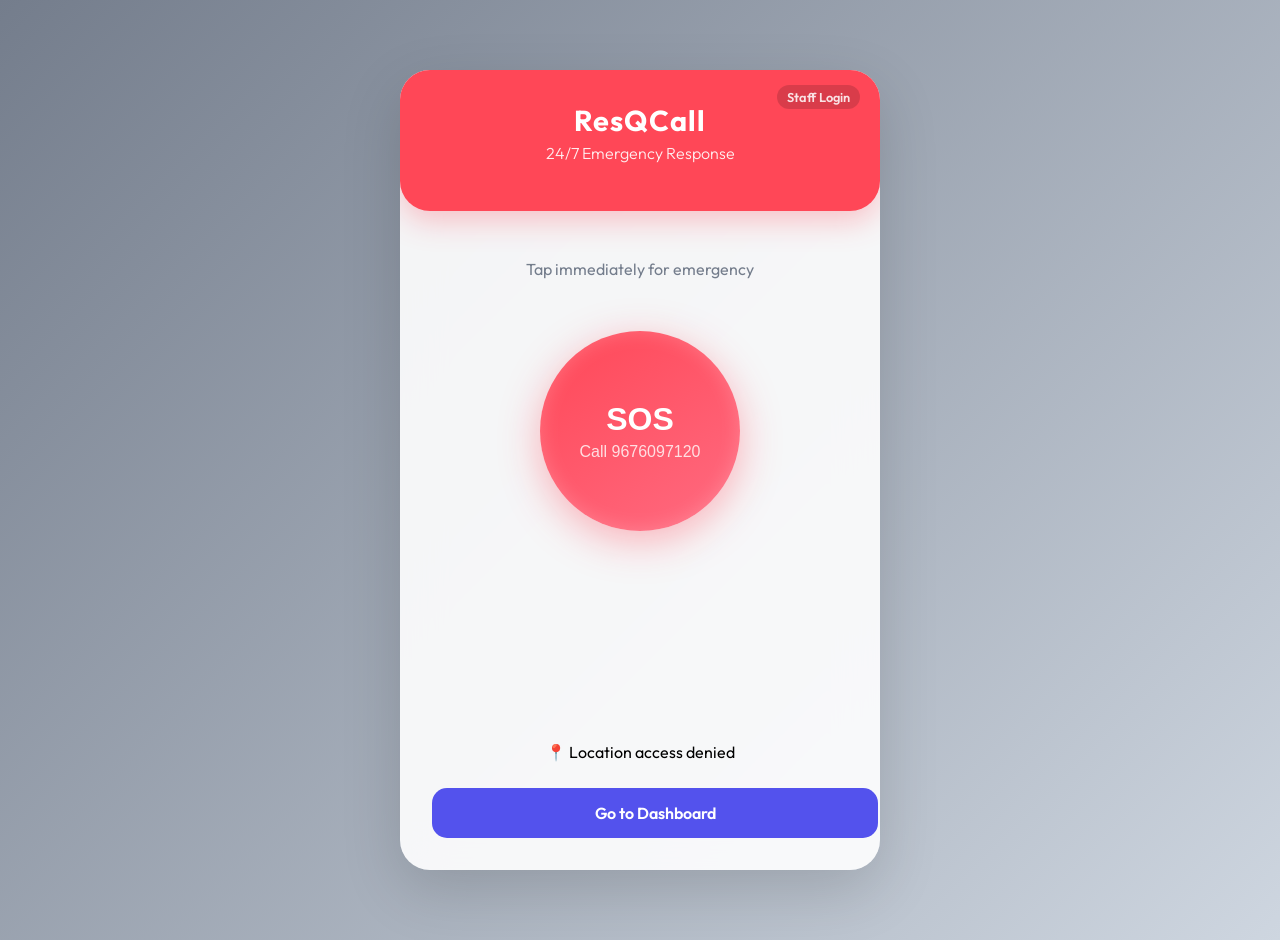
<file: index.html>
<!DOCTYPE html>
<html>
<head>
    <meta http-equiv="refresh" content="0; url=project/frontend/user_app.html" />
    <title>ResQ-call Redirecting...</title>
</head>
<body>
    <p>Loading ResQ-call... If you are not redirected automatically, <a href="project/frontend/user_app.html">click here</a>.</p>
</body>
</html>
</file>
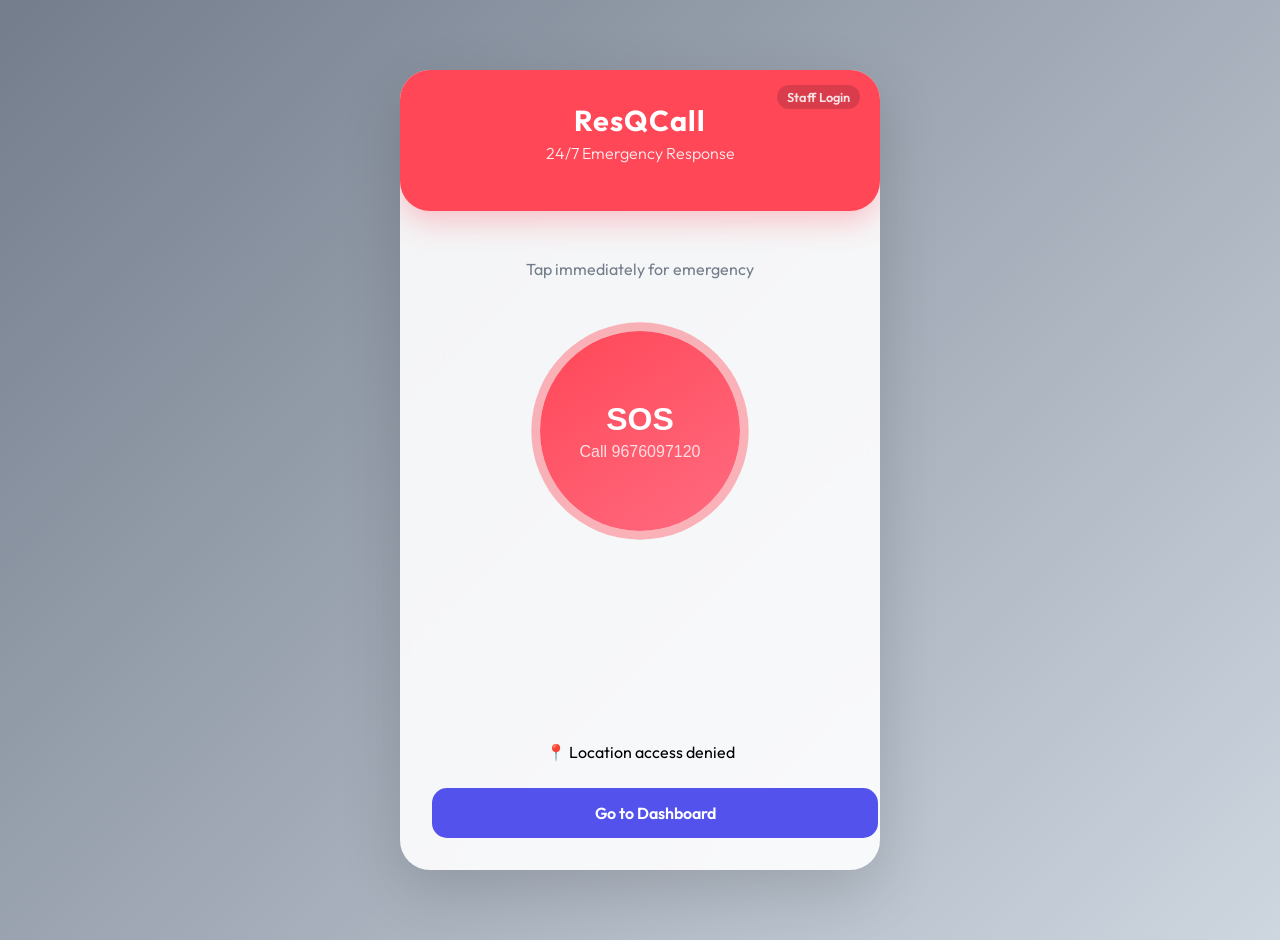
<file: project/frontend/index.html>
<!DOCTYPE html>
<html>
<head>
    <meta http-equiv="refresh" content="0; url=user_app.html" />
    <title>ResQ-call Redirecting...</title>
</head>
<body>
    <p>Loading ResQ-call... If you are not redirected automatically, <a href="user_app.html">click here</a>.</p>
</body>
</html>
</file>
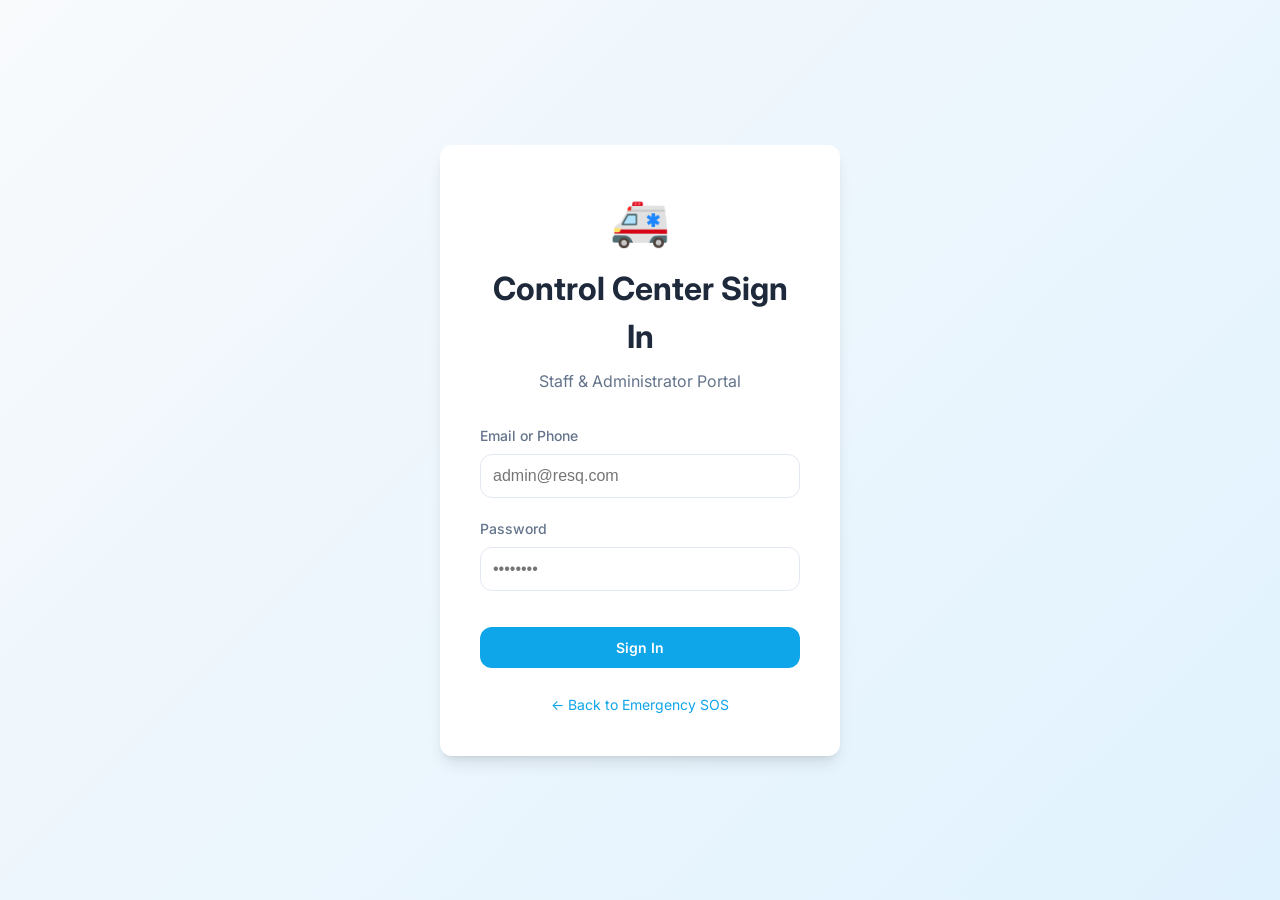
<file: project/frontend/ambulances.html>
<!DOCTYPE html>
<html lang="en">

<head>
    <meta charset="UTF-8">
    <title>ResQ Admin | Ambulances</title>
    <link rel="stylesheet" href="css/style.css">
</head>

<body>
    <div class="dashboard-layout">
        <aside class="sidebar" id="sidebar"></aside>

        <main class="main-content">
            <header style="display: flex; justify-content: space-between; align-items: center; margin-bottom: 2rem;">
                <h1>Fleet Management</h1>
                <button class="btn btn-primary" onclick="openAmbModal()">+ Register Ambulance</button>
            </header>

            <div class="card">
                <div class="table-container">
                    <table>
                        <thead>
                            <tr>
                                <th>Vehicle Number</th>
                                <th>Assigned Driver</th>
                                <th>Current Status</th>
                                <th>Location</th>
                                <th>Actions</th>
                            </tr>
                        </thead>
                        <tbody id="ambTable"></tbody>
                    </table>
                </div>
            </div>
        </main>
    </div>

    <!-- Add Ambulance Modal -->
    <div class="modal" id="ambModal">
        <div class="modal-content">
            <h3>Register Ambulance</h3>

            <div class="form-group">
                <label>Vehicle Number</label>
                <input type="text" id="ambVehicle" class="form-input" placeholder="XX-00-YY-0000">
            </div>

            <div class="form-group">
                <label>Assign Driver</label>
                <select id="ambDriver" class="form-input">
                    <option value="">-- Select Driver --</option>
                </select>
            </div>

            <div style="display: flex; gap: 1rem; margin-top: 1rem;">
                <button class="btn btn-primary" onclick="saveAmbulance()">Register</button>
                <button class="btn" onclick="closeModal('ambModal')">Cancel</button>
            </div>
        </div>
    </div>

    <script src="js/main.js"></script>
    <script>
        document.addEventListener('DOMContentLoaded', async () => {
            checkAuthRedirect();
            setupSidebar();
            loadAmbulances();
        });

        async function loadAmbulances() {
            const ambulances = await apiCall('/ambulances');
            const tbody = document.getElementById('ambTable');
            tbody.innerHTML = '';

            if (ambulances) {
                ambulances.forEach(a => {
                    let badgeClass = 'badge-offline';
                    if (a.status === 'Available') badgeClass = 'badge-available';
                    if (a.status === 'On Duty') badgeClass = 'badge-busy';

                    const row = `
                        <tr>
                            <td style="font-weight: bold;">${a.vehicle_number}</td>
                            <td>${a.driver_name || '<span style="color:var(--text-secondary)">Unassigned</span>'}</td>
                            <td><span class="badge ${badgeClass}">${a.status}</span></td>
                            <td>${a.current_lat ? `Lat: ${a.current_lat}<br>Lng: ${a.current_lng}` : 'Unknown'}</td>
                            <td>
                                <!-- Placeholder for future actions like maintenance toggle -->
                                <button class="btn" style="font-size: 0.8rem; padding: 0.25rem 0.5rem;" disabled>Details</button>
                            </td>
                        </tr>
                    `;
                    tbody.innerHTML += row;
                });
            }
        }

        async function openAmbModal() {
            document.getElementById('ambModal').classList.add('active');
            // Load drivers (users with role 'driver')
            const users = await apiCall('/users'); // We need to implement this endpoint properly in users.html context too
            const driverSelect = document.getElementById('ambDriver');
            driverSelect.innerHTML = '<option value="">-- Select Driver --</option>';

            if (users) {
                users.filter(u => u.role === 'driver').forEach(u => {
                    driverSelect.innerHTML += `<option value="${u.id}">${u.name} (${u.phone})</option>`;
                });
            }
        }

        function closeModal(id) { document.getElementById(id).classList.remove('active'); }

        async function saveAmbulance() {
            const vehicle = document.getElementById('ambVehicle').value;
            const driverId = document.getElementById('ambDriver').value;

            if (!vehicle) { alert('Vehicle number required'); return; }

            await apiCall('/ambulances/', 'POST', {
                vehicle_number: vehicle,
                driver_user_id: driverId || null
            });

            closeModal('ambModal');
            loadAmbulances();
        }
    </script>
</body>

</html>
</file>
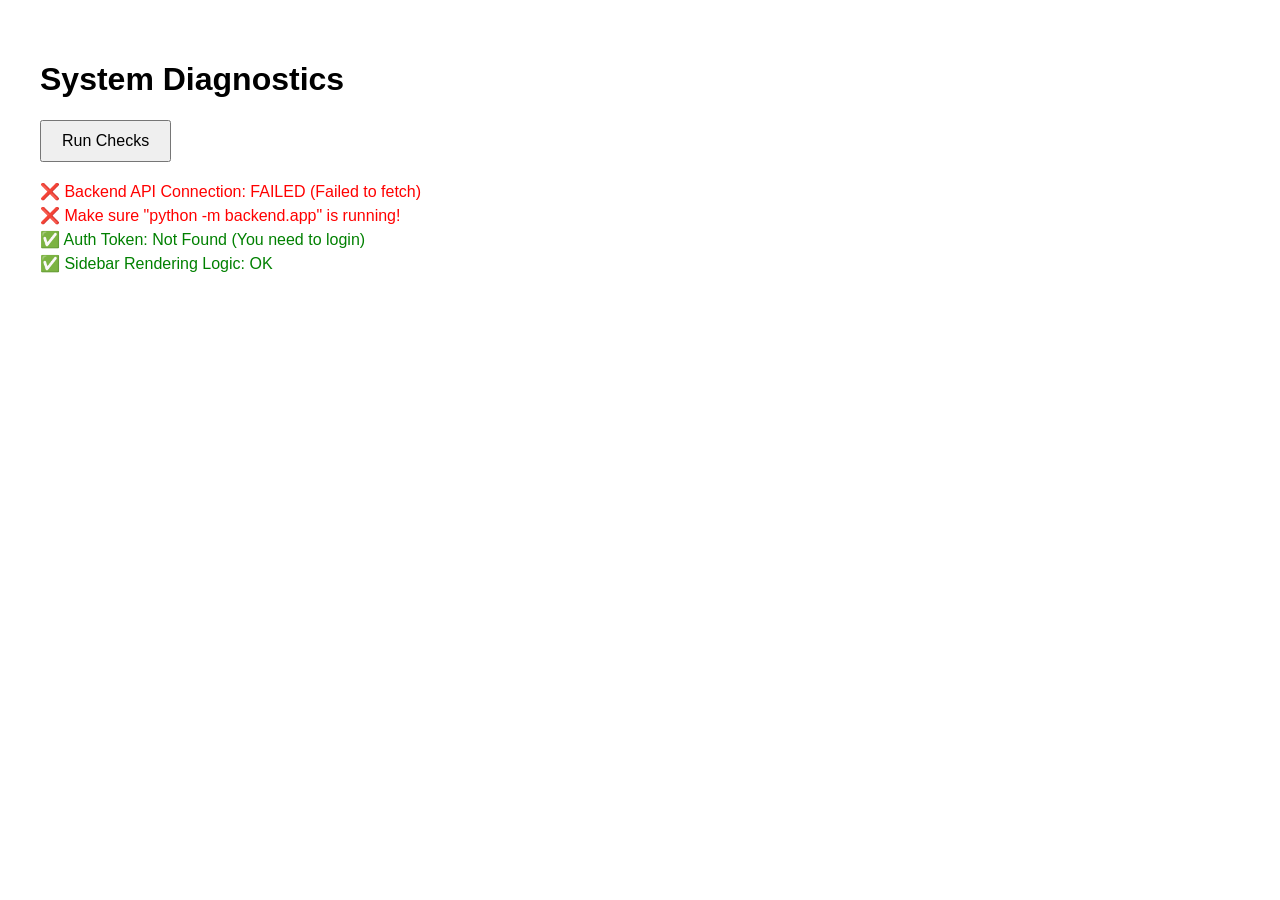
<file: project/frontend/diagnose.html>
<!DOCTYPE html>
<html lang="en">

<head>
    <meta charset="UTF-8">
    <title>ResQ Diagnostics</title>
    <style>
        body {
            font-family: sans-serif;
            padding: 2rem;
        }

        .pass {
            color: green;
        }

        .fail {
            color: red;
            font-weight: bold;
        }
    </style>
</head>

<body>
    <h1>System Diagnostics</h1>
    <button onclick="runTests()" style="padding: 10px 20px; font-size: 16px;">Run Checks</button>
    <div id="results" style="margin-top: 20px;"></div>

    <script src="js/main.js"></script>
    <script>
        async function runTests() {
            const results = document.getElementById('results');
            results.innerHTML = 'Running...';

            function log(msg, status) {
                const color = status ? 'green' : 'red';
                const icon = status ? '✅' : '❌';
                results.innerHTML += `<div style="color:${color}; margin: 5px 0;">${icon} ${msg}</div>`;
            }
            results.innerHTML = '';

            // Test 1: API Connection
            try {
                // Try fetching auth status or root
                const res = await fetch('http://localhost:5000/');
                const data = await res.json();
                log('Backend API Connection: OK', true);
            } catch (e) {
                log('Backend API Connection: FAILED (' + e.message + ')', false);
                log('Make sure "python -m backend.app" is running!', false);
            }

            // Test 2: LocalStorage Data
            try {
                const token = getToken();
                const user = getUser();
                if (token) {
                    log('Auth Token: Found', true);
                    if (user && Object.keys(user).length > 0) {
                        log('User Data: Found (' + (user.name || 'No Name') + ')', true);
                    } else {
                        log('User Data: MISSING/CORRUPT. Please Logout and Login again.', false);
                    }
                } else {
                    log('Auth Token: Not Found (You need to login)', true);
                }
            } catch (e) {
                log('LocalStorage Check: FAILED (' + e.message + ')', false);
            }

            // Test 3: Sidebar Logic Simulation
            try {
                const user = getUser();
                const name = user.name || 'Admin';
                log('Sidebar Rendering Logic: OK', true);
            } catch (e) {
                log('Sidebar Rendering Logic: CRASHED (' + e.message + ')', false);
            }
        }

        // Auto run
        setTimeout(runTests, 500);
    </script>
</body>

</html>
</file>
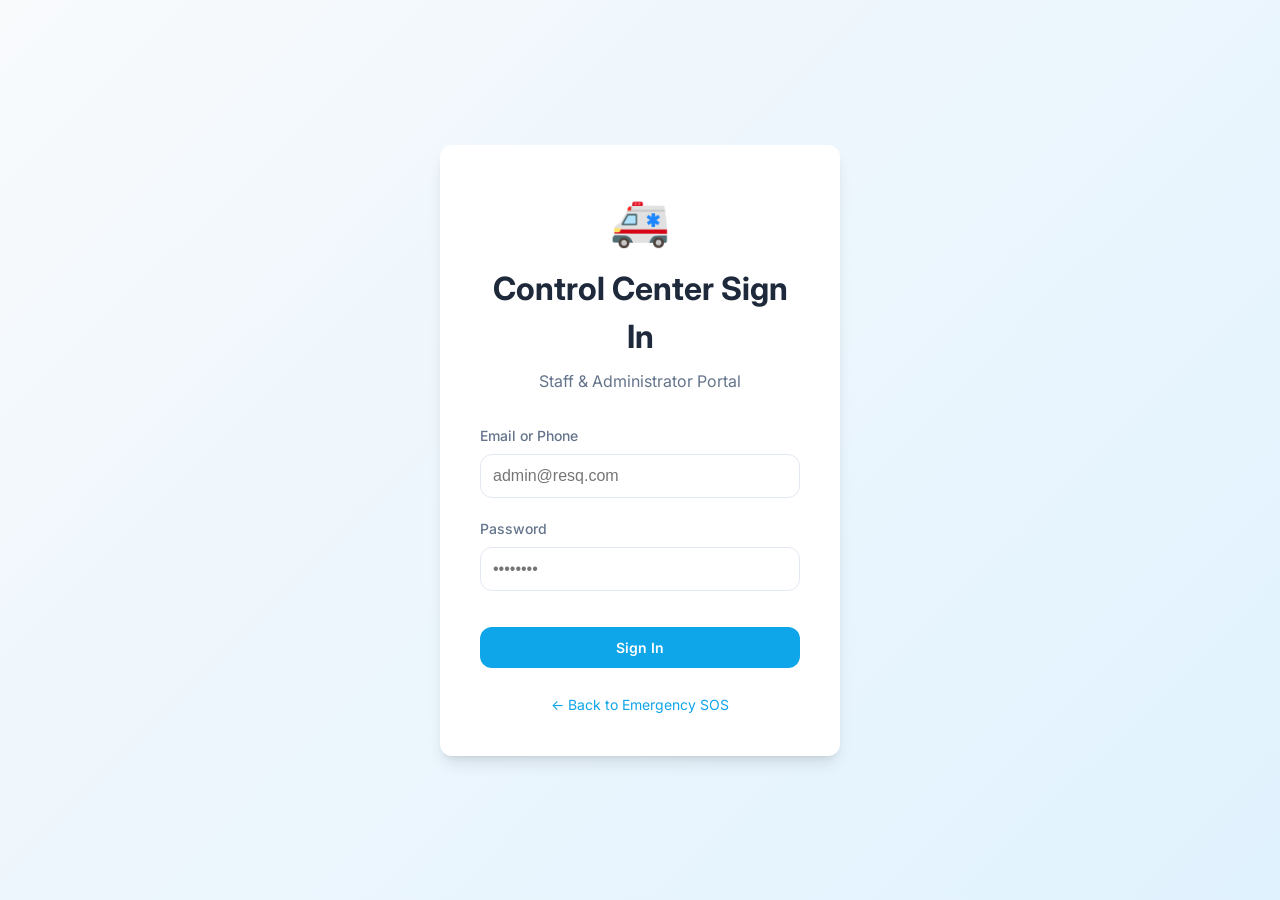
<file: project/frontend/emergencies.html>
<!DOCTYPE html>
<html lang="en">

<head>
    <meta charset="UTF-8">
    <title>ResQ Admin | Emergencies</title>
    <link rel="stylesheet" href="css/style.css">
</head>

<body>
    <div class="dashboard-layout">
        <aside class="sidebar" id="sidebar"></aside>

        <main class="main-content">
            <header style="display: flex; justify-content: space-between; align-items: center; margin-bottom: 2rem;">
                <h1>Emergency Management</h1>
                <button class="btn btn-danger" onclick="openReportModal()">+ Report Emergency</button>
            </header>

            <div class="card">
                <div class="table-container">
                    <table>
                        <thead>
                            <tr>
                                <th>ID</th>
                                <th>Patient / Context</th>
                                <th>Severity</th>
                                <th>Location</th>
                                <th>Status</th>
                                <th>Assigned To</th>
                                <th>Actions</th>
                            </tr>
                        </thead>
                        <tbody id="emgTable"></tbody>
                    </table>
                </div>
            </div>
        </main>
    </div>

    <!-- Assignment Modal -->
    <div class="modal" id="assignModal">
        <div class="modal-content">
            <h3>Assign Resources</h3>
            <p id="modalEmgIdDisplay" style="margin-bottom: 1rem; color: var(--text-secondary);"></p>
            <input type="hidden" id="targetEmgId">

            <div class="form-group">
                <label class="form-label">Select Ambulance</label>
                <select id="assignAmbulance" class="form-input">
                    <option value="">-- Choose Ambulance --</option>
                </select>
            </div>

            <div class="form-group">
                <label class="form-label">Select Hospital</label>
                <select id="assignHospital" class="form-input">
                    <option value="">-- Choose Hospital --</option>
                </select>
            </div>

            <div style="display: flex; gap: 1rem;">
                <button class="btn btn-primary" onclick="submitAssignment()">Assign</button>
                <button class="btn" style="background: var(--bg-color);"
                    onclick="closeModal('assignModal')">Cancel</button>
            </div>
        </div>
    </div>

    <!-- Report Modal -->
    <div class="modal" id="reportModal">
        <div class="modal-content">
            <h3>Report New Emergency</h3>
            <div class="form-group">
                <label>Patient Name</label>
                <input type="text" id="newPatient" class="form-input">
            </div>
            <div class="form-group">
                <label>Contact</label>
                <input type="text" id="newContact" class="form-input">
            </div>
            <div class="form-group">
                <label>Location</label>
                <input type="text" id="newLocation" class="form-input">
            </div>
            <div class="form-group">
                <label>Severity</label>
                <select id="newSeverity" class="form-input">
                    <option value="Medium">Medium</option>
                    <option value="High">High</option>
                    <option value="Critical">Critical</option>
                </select>
            </div>
            <div style="display: flex; gap: 1rem;">
                <button class="btn btn-danger" onclick="submitReport()">Report Incident</button>
                <button class="btn" onclick="closeModal('reportModal')">Cancel</button>
            </div>
        </div>
    </div>

    <script src="js/main.js"></script>
    <script>
        document.addEventListener('DOMContentLoaded', async () => {
            checkAuthRedirect();
            setupSidebar();
            loadEmergencies();
        });

        async function loadEmergencies() {
            const emgs = await apiCall('/emergencies');
            const tbody = document.getElementById('emgTable');
            tbody.innerHTML = '';

            emgs.forEach(emg => {
                let actions = '';
                if (emg.status === 'Pending') {
                    actions = `<button class="btn btn-primary" style="padding: 0.25rem 0.5rem; font-size: 0.75rem;" onclick="openAssignModal(${emg.id})">Assign</button>`;
                } else if (emg.status === 'Assigned') {
                    actions = `<button class="btn btn-success" style="padding: 0.25rem 0.5rem; font-size: 0.75rem; background-color: var(--success-green); color: white;" onclick="resolveEmg(${emg.id})">Resolve</button>`;
                } else {
                    actions = '<span style="color: var(--text-secondary);">Closed</span>';
                }

                const row = `
                    <tr>
                        <td>#${emg.id}</td>
                        <td>
                            <div style="font-weight: 500;">${emg.patient_name}</div>
                            <div style="font-size: 0.75rem; color: var(--text-secondary);">${emg.contact_number || ''}</div>
                        </td>
                        <td><span style="font-weight: bold; color: ${emg.severity === 'Critical' ? 'red' : 'inherit'}">${emg.severity}</span></td>
                        <td>${emg.location_address}</td>
                        <td>${emg.status}</td>
                        <td>
                            ${emg.vehicle_number ? '🚑 ' + emg.vehicle_number : '-'} <br>
                            ${emg.hospital_name ? '🏥 ' + emg.hospital_name : '-'}
                        </td>
                        <td>${actions}</td>
                    </tr>
                `;
                tbody.innerHTML += row;
            });
        }

        async function openAssignModal(id) {
            document.getElementById('targetEmgId').value = id;
            document.getElementById('modalEmgIdDisplay').innerText = `Assigning for Emergency #${id}`;
            document.getElementById('assignModal').classList.add('active');

            // Load available resources
            const ambulances = await apiCall('/ambulances');
            const hospitals = await apiCall('/hospitals');

            const ambSelect = document.getElementById('assignAmbulance');
            ambSelect.innerHTML = '<option value="">-- Choose Ambulance --</option>';
            ambulances.forEach(a => {
                if (a.status === 'Available') {
                    ambSelect.innerHTML += `<option value="${a.id}">${a.vehicle_number}</option>`;
                }
            });

            const hospSelect = document.getElementById('assignHospital');
            hospSelect.innerHTML = '<option value="">-- Choose Hospital --</option>';
            hospitals.forEach(h => {
                if (h.is_active) {
                    hospSelect.innerHTML += `<option value="${h.id}">${h.name} (${h.icu_beds} ICU beds)</option>`;
                }
            });
        }

        function openReportModal() { document.getElementById('reportModal').classList.add('active'); }
        function closeModal(id) { document.getElementById(id).classList.remove('active'); }

        async function submitAssignment() {
            const id = document.getElementById('targetEmgId').value;
            const ambId = document.getElementById('assignAmbulance').value;
            const hospId = document.getElementById('assignHospital').value;

            if (!ambId || !hospId) { alert('Please select both resources'); return; }

            await apiCall(`/emergencies/${id}/assign`, 'PUT', { ambulance_id: ambId, hospital_id: hospId });
            closeModal('assignModal');
            loadEmergencies();
        }

        async function submitReport() {
            const data = {
                patient_name: document.getElementById('newPatient').value,
                contact_number: document.getElementById('newContact').value,
                location_address: document.getElementById('newLocation').value,
                severity: document.getElementById('newSeverity').value
            };
            await apiCall('/emergencies', 'POST', data);
            closeModal('reportModal');
            loadEmergencies();
        }

        async function resolveEmg(id) {
            if (confirm('Mark this emergency as resolved? Resource will be freed.')) {
                await apiCall(`/emergencies/${id}/resolve`, 'PUT', {});
                loadEmergencies();
            }
        }
    </script>
</body>

</html>
</file>
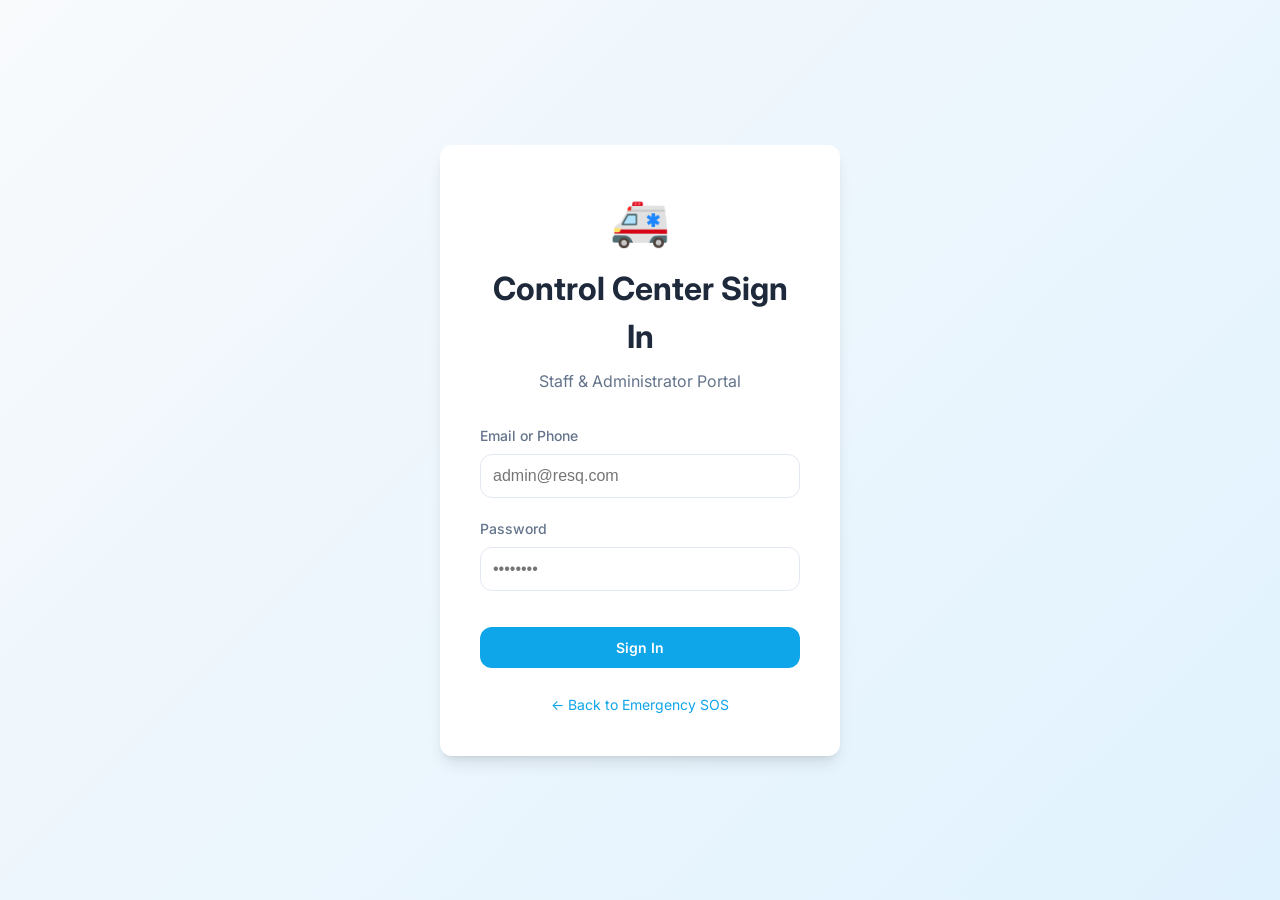
<file: project/frontend/hospital_dashboard.html>
<!DOCTYPE html>
<html lang="en">

<head>
    <meta charset="UTF-8">
    <title>My Hospital | Dashboard</title>
    <link rel="stylesheet" href="css/style.css">
    <link href="https://fonts.googleapis.com/css2?family=Inter:wght@400;500;600;700;800&display=swap" rel="stylesheet">
    <style>
        .status-pill {
            padding: 4px 12px;
            border-radius: 99px;
            font-size: 0.8rem;
            font-weight: 600;
        }

        .status-active {
            background: #dcfce7;
            color: #15803d;
        }

        .status-inactive {
            background: #fee2e2;
            color: #b91c1c;
        }

        .grid-2 {
            display: grid;
            grid-template-columns: 1fr 1fr;
            gap: 1.5rem;
        }

        .medicine-table {
            width: 100%;
            border-collapse: collapse;
            margin-top: 1rem;
            background: #fff;
        }

        .medicine-table th,
        .medicine-table td {
            text-align: left;
            padding: 0.75rem;
            border: 1px solid #edf2f7;
        }

        .medicine-table th {
            background: #f8fafc;
        }
    </style>
</head>

<body style="background: #f1f5f9;">
    <div class="dashboard-layout">
        <aside class="sidebar" id="sidebar">
            <div class="logo">
                <span style="font-size: 2rem;">🏥</span> Partner Portal
            </div>
            <nav>
                <div class="nav-link active">📊 Live Status</div>
                <div class="nav-link" onclick="logout()"
                    style="cursor: pointer; color: var(--emergency-red); margin-top: 2rem;">🚪 Logout</div>
            </nav>
        </aside>

        <main class="main-content">
            <header style="margin-bottom: 2rem; display: flex; justify-content: space-between; align-items: center;">
                <div>
                    <h1 id="hName">Loading...</h1>
                    <p id="hDetails" style="color: var(--text-secondary);"></p>
                </div>
                <div id="hStatusPill"></div>
            </header>

            <div style="display: grid; grid-template-columns: 2fr 1fr; gap: 2rem;">
                <div class="left-col">
                    <!-- Capacity Management -->
                    <div class="card" style="margin-bottom: 2rem;">
                        <h3 style="margin-bottom: 1.5rem;">🛌 Live Capacity Management</h3>
                        <div class="grid-2">
                            <div class="form-group">
                                <label class="form-label">Available Regular Beds</label>
                                <input type="number" id="uAvailBeds" class="form-input"
                                    style="font-size: 1.5rem; font-weight: bold; color: var(--primary-blue);">
                                <small>Total Capacity: <span id="uTotalBeds">0</span></small>
                            </div>
                            <div class="form-group">
                                <label class="form-label">Available ICU Beds</label>
                                <input type="number" id="uAvailICU" class="form-input"
                                    style="font-size: 1.5rem; font-weight: bold; color: var(--emergency-red);">
                                <small>Total Capacity: <span id="uTotalICU">0</span></small>
                            </div>
                        </div>
                        <div class="grid-2">
                            <div class="form-group">
                                <label class="form-label">Ventilators Available</label>
                                <input type="number" id="uVentilators" class="form-input">
                            </div>
                            <div class="form-group">
                                <label class="form-label">Oxygen Supply Status</label>
                                <select id="uOxygen" class="form-input">
                                    <option value="Available">Available</option>
                                    <option value="Limited">Limited</option>
                                    <option value="Not Available">Not Available</option>
                                </select>
                            </div>
                        </div>
                    </div>

                    <!-- Readiness Management -->
                    <div class="card">
                        <h3 style="margin-bottom: 1rem;">💊 Medicine & Supply Readiness</h3>
                        <p style="font-size: 0.875rem; color: var(--text-secondary);">Update availability of life-saving
                            accident trauma supplies.</p>
                        <table class="medicine-table">
                            <thead>
                                <tr>
                                    <th>Category</th>
                                    <th>Status</th>
                                </tr>
                            </thead>
                            <tbody id="medStatusBody">
                                <tr data-cat="pain_mgt">
                                    <td>Pain Management</td>
                                    <td><select class="form-input status-sel"></select></td>
                                </tr>
                                <tr data-cat="bleeding_ctrl">
                                    <td>Bleeding Control</td>
                                    <td><select class="form-input status-sel"></select></td>
                                </tr>
                                <tr data-cat="iv_fluids">
                                    <td>IV Fluids</td>
                                    <td><select class="form-input status-sel"></select></td>
                                </tr>
                                <tr data-cat="antibiotics">
                                    <td>Emergency Antibiotics</td>
                                    <td><select class="form-input status-sel"></select></td>
                                </tr>
                                <tr data-cat="airway_support">
                                    <td>Airway Support</td>
                                    <td><select class="form-input status-sel"></select></td>
                                </tr>
                                <tr data-cat="head_injury">
                                    <td>Head Injury Care</td>
                                    <td><select class="form-input status-sel"></select></td>
                                </tr>
                                <tr data-cat="fracture_care">
                                    <td>Fracture Care</td>
                                    <td><select class="form-input status-sel"></select></td>
                                </tr>
                            </tbody>
                        </table>
                    </div>
                </div>

                <div class="right-col">
                    <div class="card" style="margin-bottom: 2rem;">
                        <h3 style="margin-bottom: 1rem;">⚙️ Operations</h3>
                        <div class="form-group">
                            <label class="form-label">Hospital Operating Status</label>
                            <select id="uStatus" class="form-input">
                                <option value="Active">Active (Receiving Cases)</option>
                                <option value="Temporarily Full">Temporarily Full</option>
                                <option value="Inactive">Inactive (Emergency Closed)</option>
                            </select>
                        </div>
                        <div class="form-group">
                            <label class="form-label">Emergency Doctors on Duty</label>
                            <input type="number" id="uDocs" class="form-input">
                        </div>
                        <button class="btn btn-primary" onclick="saveStatus()"
                            style="width: 100%; padding: 1rem; border-radius: 8px;">UPDATE LIVE STATUS</button>
                    </div>

                    <div class="card">
                        <h3 style="margin-bottom: 1rem;">📝 Quick Notes</h3>
                        <textarea id="uNotes" class="form-input" style="height: 100px;"
                            placeholder="Internal staff notes..."></textarea>
                    </div>
                </div>
            </div>
        </main>
    </div>

    <script src="js/main.js"></script>
    <script>
        let myHospId = null;
        const statusOptions = ['Available', 'Limited', 'Not Available'];

        async function init() {
            if (!isLoggedIn()) window.location.href = 'login.html';

            // Populate select options
            document.querySelectorAll('.status-sel').forEach(sel => {
                statusOptions.forEach(opt => {
                    const o = document.createElement('option');
                    o.value = opt;
                    o.innerText = opt;
                    sel.appendChild(o);
                });
            });

            const hosp = await apiCall('/hospitals/my-hospital');
            if (hosp) {
                myHospId = hosp.id;
                document.getElementById('hName').innerText = hosp.name;
                document.getElementById('hDetails').innerText = `${hosp.reg_number || 'No Reg'} | ${hosp.address}`;

                // Set Status Pill
                const pill = document.getElementById('hStatusPill');
                pill.className = `status-pill ${hosp.status === 'Active' ? 'status-active' : 'status-inactive'}`;
                pill.innerText = hosp.status;

                // Capacity
                document.getElementById('uAvailBeds').value = hosp.available_beds;
                document.getElementById('uTotalBeds').innerText = hosp.total_beds;
                document.getElementById('uAvailICU').value = hosp.available_icu_beds;
                document.getElementById('uTotalICU').innerText = hosp.icu_beds;
                document.getElementById('uVentilators').value = hosp.ventilators_count || 0;
                document.getElementById('uOxygen').value = hosp.oxygen_status || 'Available';
                document.getElementById('uDocs').value = hosp.doctors_on_duty || 0;
                document.getElementById('uStatus').value = hosp.status;
                document.getElementById('uNotes').value = hosp.doctor_details || '';

                // Medicine Readiness
                if (hosp.medicine_readiness) {
                    const medData = typeof hosp.medicine_readiness === 'string' ? JSON.parse(hosp.medicine_readiness) : hosp.medicine_readiness;
                    Object.entries(medData).forEach(([cat, status]) => {
                        const tr = document.querySelector(`tr[data-cat="${cat}"]`);
                        if (tr) tr.querySelector('select').value = status;
                    });
                }
            }
        }

        async function saveStatus() {
            const medReadiness = {};
            document.querySelectorAll('#medStatusBody tr').forEach(row => {
                medReadiness[row.getAttribute('data-cat')] = row.querySelector('select').value;
            });

            const data = {
                available_beds: document.getElementById('uAvailBeds').value,
                available_icu_beds: document.getElementById('uAvailICU').value,
                ventilators_count: document.getElementById('uVentilators').value,
                oxygen_status: document.getElementById('uOxygen').value,
                doctors_on_duty: document.getElementById('uDocs').value,
                status: document.getElementById('uStatus').value,
                doctor_details: document.getElementById('uNotes').value,
                medicine_readiness: medReadiness
            };

            const res = await apiCall(`/hospitals/${myHospId}`, 'PUT', data);
            if (res && !res.error) {
                alert('Live status updated for dispatch center.');
                location.reload();
            } else {
                alert('Update failed');
            }
        }

        init();
    </script>
</body>

</html>
</file>
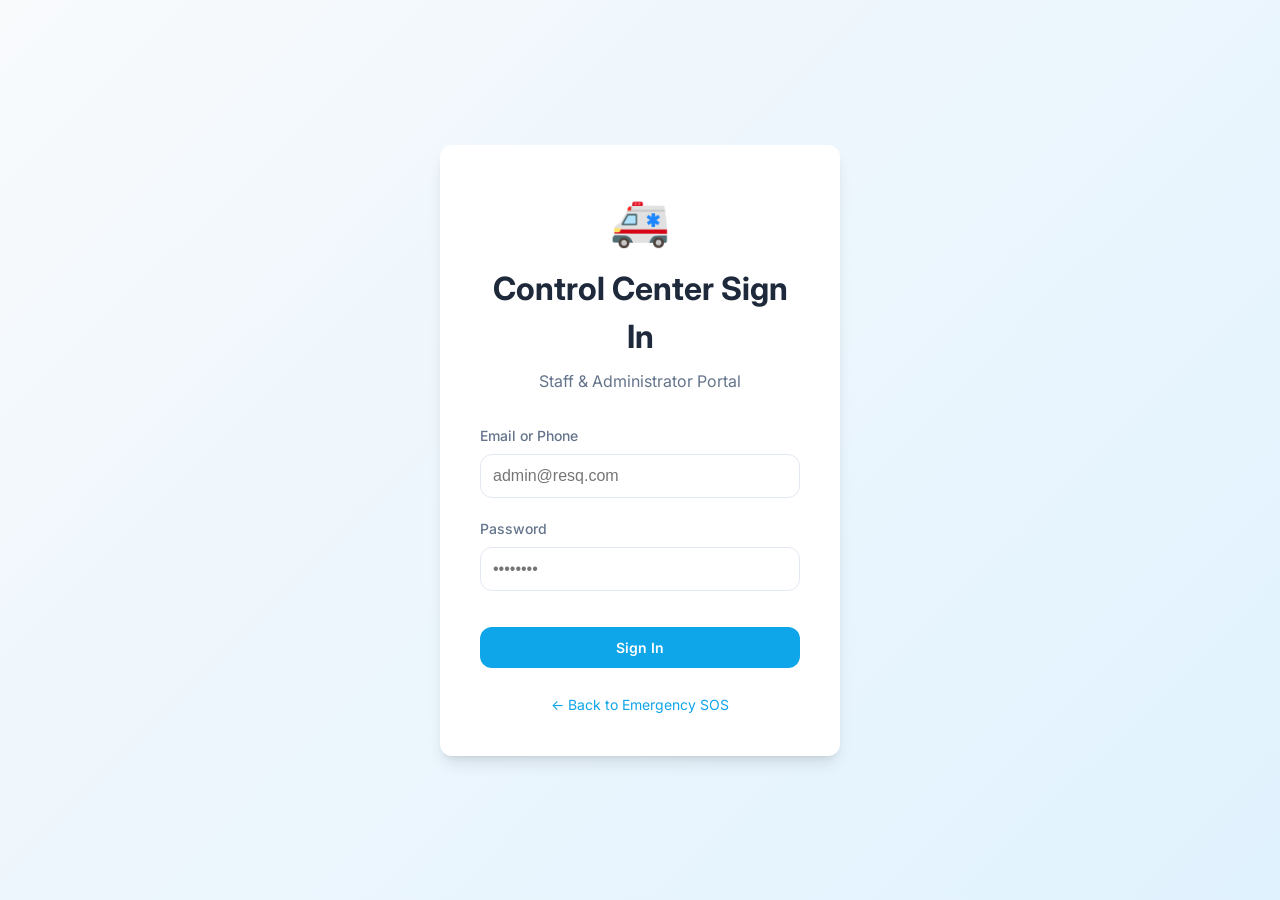
<file: project/frontend/hospitals.html>
<!DOCTYPE html>
<html lang="en">

<head>
    <meta charset="UTF-8">
    <title>ResQ Admin | Hospitals</title>
    <link rel="stylesheet" href="css/style.css">
</head>

<body>
    <div class="dashboard-layout">
        <aside class="sidebar" id="sidebar"></aside>

        <main class="main-content">
            <header style="display: flex; justify-content: space-between; align-items: center; margin-bottom: 2rem;">
                <h1>Manage Hospitals</h1>
                <div>
                    <button class="btn btn-primary" onclick="openHospitalModal()">+ Add New Hospital</button>
                    <button class="btn" style="background:var(--success-green); color:white; margin-left:0.5rem;"
                        onclick="generateInvite()">📧 Send Invite</button>
                </div>
            </header>

            <div class="card">
                <div class="table-container">
                    <table>
                        <thead>
                            <tr>
                                <th>Name</th>
                                <th>Contact & Address</th>
                                <th>Resources (Beds/ICU)</th>
                                <th>Status</th>
                                <th>Actions</th>
                            </tr>
                        </thead>
                        <tbody id="hospitalTable"></tbody>
                    </table>
                </div>
            </div>
        </main>
    </div>

    <!-- Add/Edit Hospital Modal -->
    <div class="modal" id="hospitalModal">
        <div class="modal-content">
            <h3 id="modalTitle">Add Hospital</h3>
            <input type="hidden" id="hospId">

            <div class="form-group">
                <label>Hospital Name</label>
                <input type="text" id="hospName" class="form-input" required>
            </div>
            <div class="form-group">
                <label>Address</label>
                <input type="text" id="hospAddress" class="form-input" required>
            </div>
            <div class="form-group">
                <label>Contact Phone</label>
                <input type="text" id="hospPhone" class="form-input" required>
            </div>

            <div style="display: flex; gap: 1rem;">
                <div class="form-group" style="flex:1;">
                    <label>Total Beds</label>
                    <input type="number" id="hospBeds" class="form-input" value="0">
                </div>
                <div class="form-group" style="flex:1;">
                    <label>ICU Beds</label>
                    <input type="number" id="hospICU" class="form-input" value="0">
                </div>
            </div>

            <div style="display: flex; gap: 1rem; margin-top: 1rem;">
                <button class="btn btn-primary" onclick="saveHospital()">Save Hospital</button>
                <button class="btn" onclick="closeModal('hospitalModal')">Cancel</button>
            </div>
        </div>
    </div>

    <script src="js/main.js"></script>
    <script>
        document.addEventListener('DOMContentLoaded', async () => {
            checkAuthRedirect();
            setupSidebar();
            loadHospitals();
        });

        async function loadHospitals() {
            const res = await apiCall('/hospitals');
            const tbody = document.getElementById('hospitalTable');
            tbody.innerHTML = '';

            if (res && res.error) {
                tbody.innerHTML = `<tr><td colspan="5" style="text-align:center; color:red; padding:2rem;">Error: ${res.message}</td></tr>`;
                return;
            }

            if (res && Array.isArray(res)) {
                if (res.length === 0) {
                    tbody.innerHTML = '<tr><td colspan="5" style="text-align:center; padding:2rem;">No hospitals found.</td></tr>';
                    return;
                }
                res.forEach(h => {
                    let statusClass = 'badge-offline';
                    if (h.status === 'Active') statusClass = 'badge-available';
                    if (h.status === 'Temporarily Full') statusClass = '';

                    const statusBadge = `<span class="badge ${statusClass}">${h.status || (h.is_active ? 'Active' : 'Inactive')}</span>`;

                    let facilityTags = '';
                    if (h.has_trauma) facilityTags += '<span style="font-size:0.7rem; background:#fee2e2; color:#b91c1c; padding:2px 6px; border-radius:4px; margin-right:4px;">Trauma</span>';
                    if (h.has_blood_bank) facilityTags += '<span style="font-size:0.7rem; background:#dbeafe; color:#1e40af; padding:2px 6px; border-radius:4px; margin-right:4px;">Blood Bank</span>';
                    else facilityTags += '<span style="font-size:0.7rem; background:#fef3c7; color:#92400e; padding:2px 6px; border-radius:4px; margin-right:4px;">No Blood Bank ⚠️</span>';

                    const row = `
                        <tr>
                            <td>
                                <div style="font-weight: 600;">${h.name}</div>
                                <div style="margin-top:4px;">${facilityTags}</div>
                            </td>
                            <td>
                                <div>${h.contact_phone}</div>
                                <div style="font-size: 0.8rem; color: var(--text-secondary);">${h.city || ''} ${h.address}</div>
                            </td>
                            <td>
                                <div title="Regular Beds">🛏️ ${h.available_beds} / ${h.total_beds}</div>
                                <div title="ICU Beds" style="color: var(--emergency-red); margin-top:4px;">🏥 ${h.available_icu_beds} / ${h.icu_beds}</div>
                            </td>
                            <td>${statusBadge}</td>
                            <td>
                                <button class="btn" style="padding: 0.25rem 0.5rem; font-size: 0.8rem; background: var(--primary-blue); color:white;" onclick="window.location.href='register_hospital.html?id=${h.id}'">Edit / View</button>
                                <button class="btn" style="padding: 0.25rem 0.5rem; font-size: 0.8rem; background: var(--border-color);" onclick="toggleStatus(${h.id}, ${h.is_active})">
                                    ${h.status === 'Active' ? 'Close' : 'Open'}
                                </button>
                            </td>
                        </tr>
                    `;
                    tbody.innerHTML += row;
                });
            }
        }

        function openHospitalModal() {
            window.location.href = 'register_hospital.html';
        }

        async function toggleStatus(id, currentStatus) {
            const nextStatus = currentStatus ? 'Inactive' : 'Active';
            await apiCall(`/hospitals/${id}`, 'PUT', { status: nextStatus, is_active: !currentStatus });
            loadHospitals();
        }

        async function generateInvite() {
            const email = prompt("Enter Hospital Email Address to send invite:");
            if (email) {
                const res = await apiCall('/hospitals/invite', 'POST', { email });
                if (res.message.includes('not configured')) {
                    // Fallback
                    prompt("Email not configured. Copy this link instead:", window.location.origin + '/register_hospital.html');
                } else {
                    alert(res.message);
                }
            }
        }
    </script>
</body>

</html>
</file>
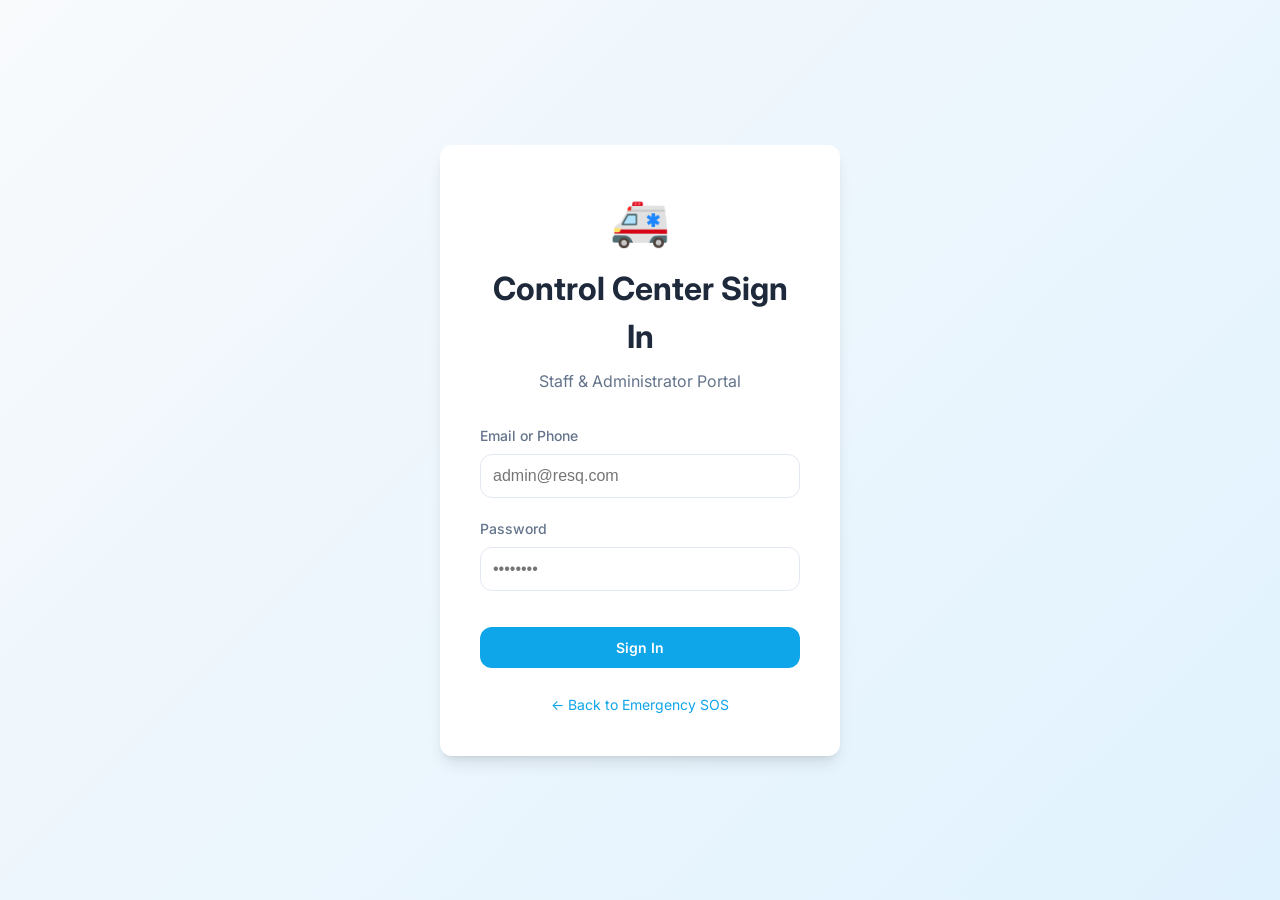
<file: project/frontend/login.html>
<!DOCTYPE html>
<html lang="en">

<head>
    <meta charset="UTF-8">
    <meta name="viewport" content="width=device-width, initial-scale=1.0">
    <title>ResQ Control Center | Staff Login</title>
    <link rel="stylesheet" href="css/style.css">
    <link href="https://fonts.googleapis.com/css2?family=Inter:wght@400;500;600;700;800&display=swap" rel="stylesheet">
</head>

<body>
    <div class="auth-container">
        <div class="auth-card">
            <div style="text-align: center; margin-bottom: 2rem;">
                <div style="font-size: 3rem; margin-bottom: 0.5rem;">🚑</div>
                <h1 style="color: var(--text-primary)">Control Center Sign In</h1>
                <p style="color: var(--text-secondary)">Staff & Administrator Portal</p>
            </div>

            <form id="loginForm">
                <div class="form-group">
                    <label class="form-label">Email or Phone</label>
                    <input type="text" id="identifier" class="form-input" placeholder="admin@resq.com" required>
                </div>

                <div class="form-group">
                    <label class="form-label">Password</label>
                    <input type="password" id="password" class="form-input" placeholder="••••••••" required>
                </div>

                <button type="submit" class="btn btn-primary" style="margin-top: 1rem;">Sign In</button>
            </form>

            <div id="errorMsg"
                style="color: var(--emergency-red); text-align: center; margin-top: 1rem; font-size: 0.875rem;"></div>

            <div style="text-align: center; margin-top: 1.5rem;">
                <a href="user_app.html" style="color: var(--primary-blue); font-size: 0.875rem; text-decoration: none;">← Back to Emergency SOS</a>
            </div>
        </div>
    </div>

    <script src="js/main.js"></script>
    <script>
        document.getElementById('loginForm').addEventListener('submit', async (e) => {
            e.preventDefault();
            const identifier = document.getElementById('identifier').value;
            const password = document.getElementById('password').value;
            performLogin('/auth/login', { email_or_phone: identifier, password });
        });

        async function performLogin(endpoint, data) {
            const res = await apiCall(endpoint, 'POST', data);
            if (res && res.token) {
                localStorage.setItem('token', res.token);
                localStorage.setItem('user', JSON.stringify(res.user));
                if (res.user.role === 'hospital_admin') {
                    window.location.href = 'hospital_dashboard.html';
                } else {
                    window.location.href = 'dashboard.html';
                }
            } else {
                const msg = res ? (res.message || res.error || 'Login failed') : 'Login failed';
                document.getElementById('errorMsg').innerText = typeof msg === 'string' ? msg : 'An error occurred';
            }
        }
    </script>
</body>

</html>
</file>
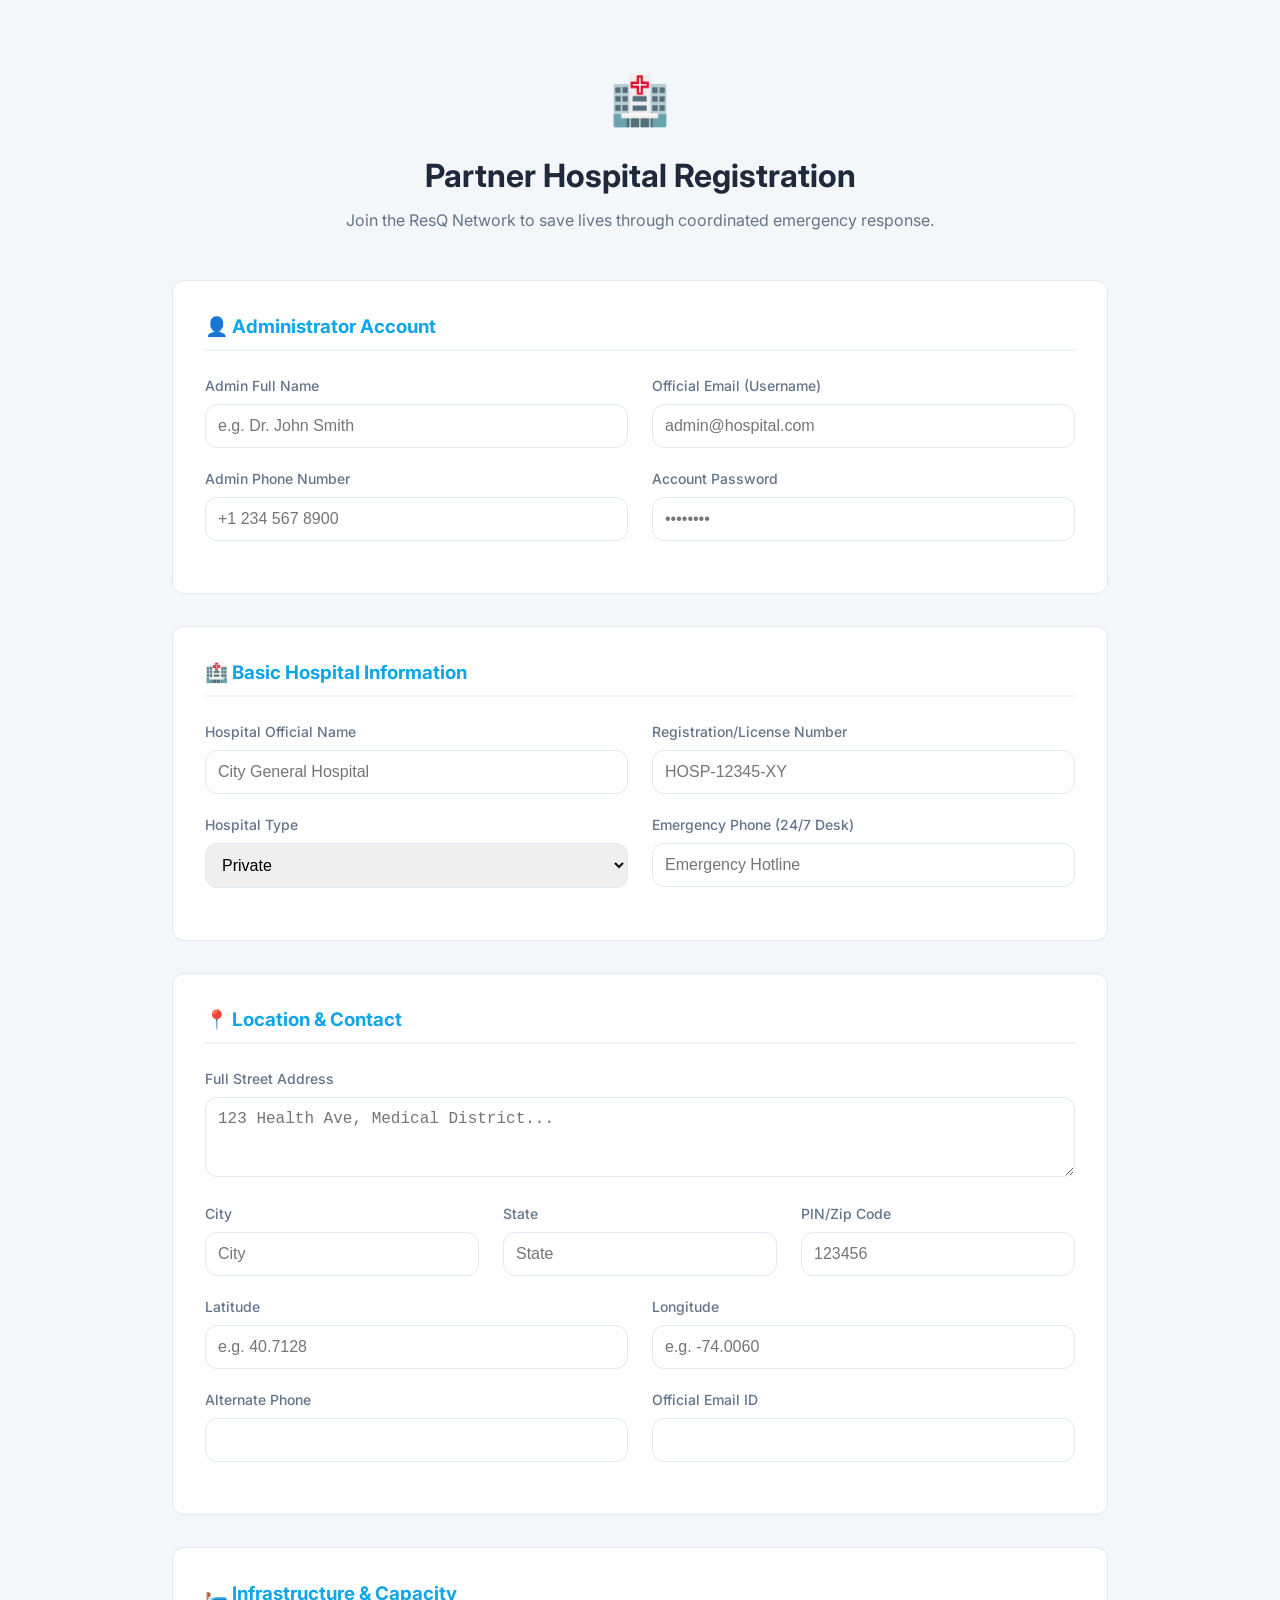
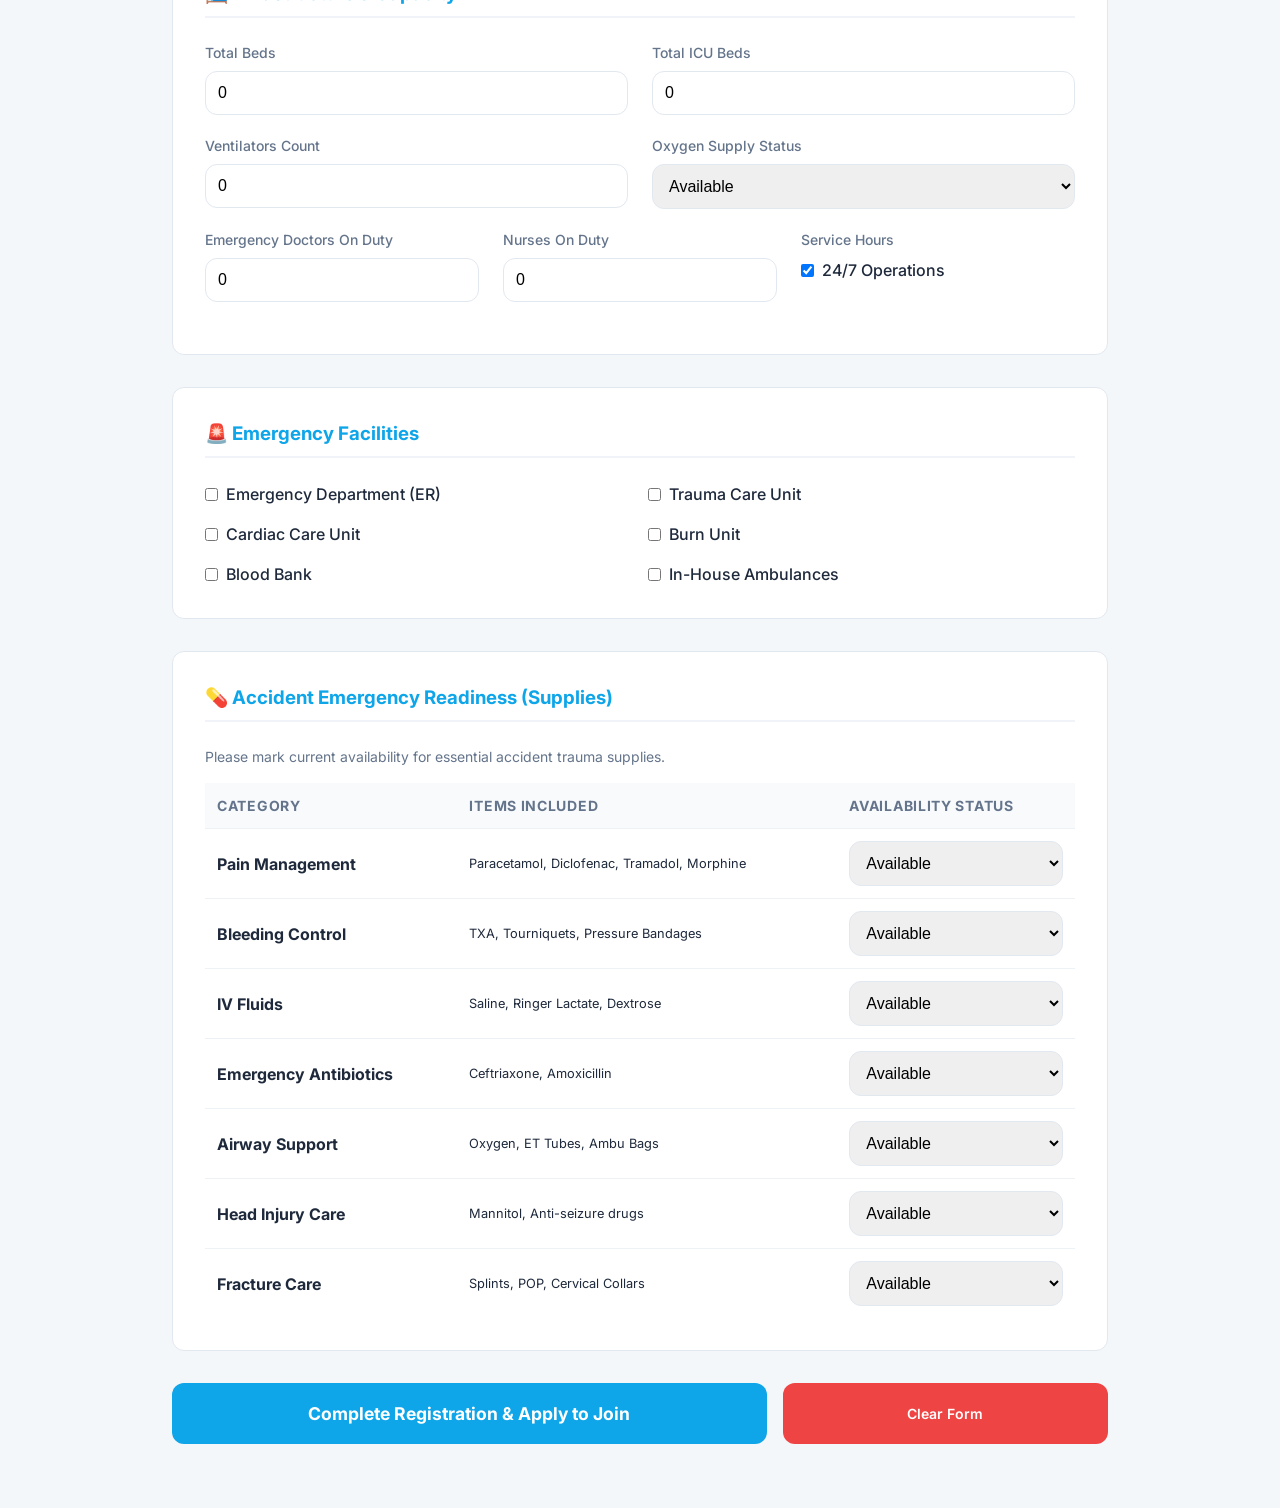
<file: project/frontend/register_hospital.html>
<!DOCTYPE html>
<html lang="en">

<head>
    <meta charset="UTF-8">
    <meta name="viewport" content="width=device-width, initial-scale=1.0">
    <title>Hospital Registration | ResQ</title>
    <link rel="stylesheet" href="css/style.css">
    <link href="https://fonts.googleapis.com/css2?family=Inter:wght@400;500;600;700;800&display=swap" rel="stylesheet">
    <style>
        .reg-container {
            max-width: 1000px;
            margin: 2rem auto;
            padding: 2rem;
        }

        .form-section {
            background: white;
            padding: 2rem;
            border-radius: var(--radius);
            border: 1px solid var(--border-color);
            margin-bottom: 2rem;
        }

        .form-section h3 {
            margin-bottom: 1.5rem;
            color: var(--primary-blue);
            border-bottom: 2px solid #f0f4f8;
            padding-bottom: 0.5rem;
        }

        .grid-3 {
            display: grid;
            grid-template-columns: 1fr 1fr 1fr;
            gap: 1.5rem;
        }

        .grid-2 {
            display: grid;
            grid-template-columns: 1fr 1fr;
            gap: 1.5rem;
        }

        .checkbox-grid {
            display: grid;
            grid-template-columns: 1fr 1fr;
            gap: 1rem;
            margin-top: 1rem;
        }

        .checkbox-item {
            display: flex;
            align-items: center;
            gap: 0.5rem;
            font-weight: 500;
        }

        .medicine-table {
            width: 100%;
            border-collapse: collapse;
            margin-top: 1rem;
        }

        .medicine-table th,
        .medicine-table td {
            text-align: left;
            padding: 0.75rem;
            border-bottom: 1px solid #edf2f7;
        }

        .medicine-table th {
            background: #f8fafc;
            font-size: 0.875rem;
            color: var(--text-secondary);
        }
    </style>
</head>

<body style="background-color: #f4f7f9;">
    <div class="reg-container">
        <div style="text-align: center; margin-bottom: 3rem;">
            <div style="font-size: 3rem; margin-bottom: 1rem;">🏥</div>
            <h1>Partner Hospital Registration</h1>
            <p style="color: var(--text-secondary)">Join the ResQ Network to save lives through coordinated emergency
                response.</p>
        </div>

        <form id="regForm">
            <!-- Section 1: Administrator Account -->
            <div class="form-section">
                <h3>👤 Administrator Account</h3>
                <div class="grid-2">
                    <div class="form-group">
                        <label class="form-label">Admin Full Name</label>
                        <input type="text" id="adminName" class="form-input" placeholder="e.g. Dr. John Smith" required>
                    </div>
                    <div class="form-group">
                        <label class="form-label">Official Email (Username)</label>
                        <input type="email" id="email" class="form-input" placeholder="admin@hospital.com" required>
                    </div>
                </div>
                <div class="grid-2">
                    <div class="form-group">
                        <label class="form-label">Admin Phone Number</label>
                        <input type="text" id="adminPhone" class="form-input" placeholder="+1 234 567 8900" required>
                    </div>
                    <div class="form-group">
                        <label class="form-label">Account Password</label>
                        <input type="password" id="password" class="form-input" placeholder="••••••••" required>
                    </div>
                </div>
            </div>

            <!-- Section 2: Basic Hospital Information -->
            <div class="form-section">
                <h3>🏥 Basic Hospital Information</h3>
                <div class="grid-2">
                    <div class="form-group">
                        <label class="form-label">Hospital Official Name</label>
                        <input type="text" id="hospName" class="form-input" placeholder="City General Hospital"
                            required>
                    </div>
                    <div class="form-group">
                        <label class="form-label">Registration/License Number</label>
                        <input type="text" id="regNumber" class="form-input" placeholder="HOSP-12345-XY" required>
                    </div>
                </div>
                <div class="grid-2">
                    <div class="form-group">
                        <label class="form-label">Hospital Type</label>
                        <select id="hospType" class="form-input">
                            <option value="Private">Private</option>
                            <option value="Government">Government</option>
                            <option value="Trust">Trust</option>
                            <option value="Corporate">Corporate</option>
                        </select>
                    </div>
                    <div class="form-group">
                        <label class="form-label">Emergency Phone (24/7 Desk)</label>
                        <input type="text" id="hospPhone" class="form-input" placeholder="Emergency Hotline" required>
                    </div>
                </div>
            </div>

            <!-- Section 3: Location & Address -->
            <div class="form-section">
                <h3>📍 Location & Contact</h3>
                <div class="form-group">
                    <label class="form-label">Full Street Address</label>
                    <textarea id="address" class="form-input" style="height: 80px;"
                        placeholder="123 Health Ave, Medical District..." required></textarea>
                </div>
                <div class="grid-3">
                    <div class="form-group">
                        <label class="form-label">City</label>
                        <input type="text" id="city" class="form-input" placeholder="City" required>
                    </div>
                    <div class="form-group">
                        <label class="form-label">State</label>
                        <input type="text" id="state" class="form-input" placeholder="State" required>
                    </div>
                    <div class="form-group">
                        <label class="form-label">PIN/Zip Code</label>
                        <input type="text" id="pinCode" class="form-input" placeholder="123456" required>
                    </div>
                </div>
                <div class="grid-2">
                    <div class="form-group">
                        <label class="form-label">Latitude</label>
                        <input type="number" step="any" id="lat" class="form-input" placeholder="e.g. 40.7128" required>
                    </div>
                    <div class="form-group">
                        <label class="form-label">Longitude</label>
                        <input type="number" step="any" id="lng" class="form-input" placeholder="e.g. -74.0060"
                            required>
                    </div>
                </div>
                <div class="grid-2">
                    <div class="form-group">
                        <label class="form-label">Alternate Phone</label>
                        <input type="text" id="altPhone" class="form-input">
                    </div>
                    <div class="form-group">
                        <label class="form-label">Official Email ID</label>
                        <input type="email" id="officialEmail" class="form-input">
                    </div>
                </div>
            </div>

            <!-- Section 4: Capacity & Infrastructure -->
            <div class="form-section">
                <h3>🛏️ Infrastructure & Capacity</h3>
                <div class="grid-2">
                    <div class="form-group">
                        <label class="form-label">Total Beds</label>
                        <input type="number" id="totalBeds" class="form-input" value="0">
                    </div>
                    <div class="form-group">
                        <label class="form-label">Total ICU Beds</label>
                        <input type="number" id="icuBeds" class="form-input" value="0">
                    </div>
                </div>
                <div class="grid-2">
                    <div class="form-group">
                        <label class="form-label">Ventilators Count</label>
                        <input type="number" id="ventilators" class="form-input" value="0">
                    </div>
                    <div class="form-group">
                        <label class="form-label">Oxygen Supply Status</label>
                        <select id="oxygenStatus" class="form-input">
                            <option value="Available">Available</option>
                            <option value="Limited">Limited</option>
                            <option value="Not Available">Not Available</option>
                        </select>
                    </div>
                </div>
                <div class="grid-3">
                    <div class="form-group">
                        <label class="form-label">Emergency Doctors On Duty</label>
                        <input type="number" id="docDuty" class="form-input" value="0">
                    </div>
                    <div class="form-group">
                        <label class="form-label">Nurses On Duty</label>
                        <input type="number" id="nurseDuty" class="form-input" value="0">
                    </div>
                    <div class="form-group">
                        <label class="form-label">Service Hours</label>
                        <div class="checkbox-item" style="margin-top: 0.5rem;">
                            <input type="checkbox" id="is247" checked> <label>24/7 Operations</label>
                        </div>
                    </div>
                </div>
            </div>

            <!-- Section 5: Emergency Facilities -->
            <div class="form-section">
                <h3>🚨 Emergency Facilities</h3>
                <div class="checkbox-grid">
                    <div class="checkbox-item"><input type="checkbox" id="facEmergency"> <label>Emergency Department
                            (ER)</label></div>
                    <div class="checkbox-item"><input type="checkbox" id="facTrauma"> <label>Trauma Care Unit</label>
                    </div>
                    <div class="checkbox-item"><input type="checkbox" id="facCardiac"> <label>Cardiac Care Unit</label>
                    </div>
                    <div class="checkbox-item"><input type="checkbox" id="facBurn"> <label>Burn Unit</label></div>
                    <div class="checkbox-item"><input type="checkbox" id="facBlood"> <label>Blood Bank</label></div>
                    <div class="checkbox-item"><input type="checkbox" id="facAmbulance"> <label>In-House
                            Ambulances</label></div>
                </div>
                <div class="form-group" id="ambCountGroup" style="display:none; margin-top: 1rem;">
                    <label class="form-label">Number of Ambulances</label>
                    <input type="number" id="ambCount" class="form-input" value="0" style="max-width: 200px;">
                </div>
            </div>

            <!-- Section 6: Accident Emergency Readiness (Medicines & Supplies) -->
            <div class="form-section">
                <h3>💊 Accident Emergency Readiness (Supplies)</h3>
                <p style="font-size: 0.875rem; color: var(--text-secondary); margin-bottom: 1rem;">Please mark current
                    availability for essential accident trauma supplies.</p>

                <table class="medicine-table">
                    <thead>
                        <tr>
                            <th>Category</th>
                            <th>Items Included</th>
                            <th>Availability Status</th>
                        </tr>
                    </thead>
                    <tbody id="medicineReadinessBody">
                        <!-- Pain Management -->
                        <tr data-cat="pain_mgt">
                            <td><b>Pain Management</b></td>
                            <td style="font-size: 0.8rem;">Paracetamol, Diclofenac, Tramadol, Morphine</td>
                            <td>
                                <select class="form-input status-select">
                                    <option value="Available">Available</option>
                                    <option value="Limited">Limited</option>
                                    <option value="Not Available">Not Available</option>
                                </select>
                            </td>
                        </tr>
                        <!-- Bleeding Control -->
                        <tr data-cat="bleeding_ctrl">
                            <td><b>Bleeding Control</b></td>
                            <td style="font-size: 0.8rem;">TXA, Tourniquets, Pressure Bandages</td>
                            <td>
                                <select class="form-input status-select">
                                    <option value="Available">Available</option>
                                    <option value="Limited">Limited</option>
                                    <option value="Not Available">Not Available</option>
                                </select>
                            </td>
                        </tr>
                        <!-- IV Fluids -->
                        <tr data-cat="iv_fluids">
                            <td><b>IV Fluids</b></td>
                            <td style="font-size: 0.8rem;">Saline, Ringer Lactate, Dextrose</td>
                            <td>
                                <select class="form-input status-select">
                                    <option value="Available">Available</option>
                                    <option value="Limited">Limited</option>
                                    <option value="Not Available">Not Available</option>
                                </select>
                            </td>
                        </tr>
                        <!-- Antibiotics -->
                        <tr data-cat="antibiotics">
                            <td><b>Emergency Antibiotics</b></td>
                            <td style="font-size: 0.8rem;">Ceftriaxone, Amoxicillin</td>
                            <td>
                                <select class="form-input status-select">
                                    <option value="Available">Available</option>
                                    <option value="Limited">Limited</option>
                                    <option value="Not Available">Not Available</option>
                                </select>
                            </td>
                        </tr>
                        <!-- Airway Support -->
                        <tr data-cat="airway_support">
                            <td><b>Airway Support</b></td>
                            <td style="font-size: 0.8rem;">Oxygen, ET Tubes, Ambu Bags</td>
                            <td>
                                <select class="form-input status-select">
                                    <option value="Available">Available</option>
                                    <option value="Limited">Limited</option>
                                    <option value="Not Available">Not Available</option>
                                </select>
                            </td>
                        </tr>
                        <!-- Head Injury -->
                        <tr data-cat="head_injury">
                            <td><b>Head Injury Care</b></td>
                            <td style="font-size: 0.8rem;">Mannitol, Anti-seizure drugs</td>
                            <td>
                                <select class="form-input status-select">
                                    <option value="Available">Available</option>
                                    <option value="Limited">Limited</option>
                                    <option value="Not Available">Not Available</option>
                                </select>
                            </td>
                        </tr>
                        <!-- Fractures -->
                        <tr data-cat="fracture_care">
                            <td><b>Fracture Care</b></td>
                            <td style="font-size: 0.8rem;">Splints, POP, Cervical Collars</td>
                            <td>
                                <select class="form-input status-select">
                                    <option value="Available">Available</option>
                                    <option value="Limited">Limited</option>
                                    <option value="Not Available">Not Available</option>
                                </select>
                            </td>
                        </tr>
                    </tbody>
                </table>
            </div>

            <div style="display: flex; gap: 1rem; margin-top: 2rem;">
                <button type="submit" class="btn btn-primary"
                    style="flex: 2; padding: 1.25rem; font-size: 1.1rem; font-weight: bold;">
                    Complete Registration & Apply to Join
                </button>
                <button type="reset" class="btn btn-danger" style="flex: 1;">Clear Form</button>
            </div>
        </form>
    </div>

    <script src="js/main.js"></script>
    <script>
        let editId = new URLSearchParams(window.location.search).get('id');

        // Toggle ambulance count based on checkbox
        document.getElementById('facAmbulance').addEventListener('change', (e) => {
            document.getElementById('ambCountGroup').style.display = e.target.checked ? 'block' : 'none';
        });

        document.addEventListener('DOMContentLoaded', async () => {
            if (editId) {
                document.querySelector('h1').innerText = "Edit Hospital Details";
                document.querySelector('p').innerText = "Update hospital infrastructure and capacity information.";
                document.getElementById('password').closest('.form-group').style.display = 'none'; // Hide password for edit

                const hosp = await apiCall(`/hospitals/${editId}`);
                if (hosp && !hosp.error) {
                    // Populate Hospital Identity
                    document.getElementById('hospName').value = hosp.name;
                    document.getElementById('regNumber').value = hosp.reg_number || '';
                    document.getElementById('hospType').value = hosp.hospital_type || 'Private';
                    document.getElementById('hospPhone').value = hosp.contact_phone || '';
                    document.getElementById('officialEmail').value = hosp.official_email || '';
                    document.getElementById('altPhone').value = hosp.alternate_phone || '';

                    // Location
                    document.getElementById('address').value = hosp.address;
                    document.getElementById('city').value = hosp.city || '';
                    document.getElementById('state').value = hosp.state || '';
                    document.getElementById('pinCode').value = hosp.pin_code || '';
                    document.getElementById('lat').value = hosp.latitude || '';
                    document.getElementById('lng').value = hosp.longitude || '';

                    // Capacity
                    document.getElementById('totalBeds').value = hosp.total_beds;
                    document.getElementById('icuBeds').value = hosp.icu_beds;
                    document.getElementById('ventilators').value = hosp.ventilators_count || 0;
                    document.getElementById('oxygenStatus').value = hosp.oxygen_status || 'Available';
                    document.getElementById('docDuty').value = hosp.doctors_on_duty || 0;
                    document.getElementById('nurseDuty').value = hosp.nurses_on_duty || 0;
                    document.getElementById('is247').checked = hosp.is_24_7;

                    // Facilities
                    document.getElementById('facEmergency').checked = hosp.has_emergency;
                    document.getElementById('facTrauma').checked = hosp.has_trauma;
                    document.getElementById('facCardiac').checked = hosp.has_cardiac;
                    document.getElementById('facBurn').checked = hosp.has_burn;
                    document.getElementById('facBlood').checked = hosp.has_blood_bank;
                    document.getElementById('facAmbulance').checked = hosp.has_ambulance;
                    if (hosp.has_ambulance) {
                        document.getElementById('ambCountGroup').style.display = 'block';
                        document.getElementById('ambCount').value = hosp.ambulance_count;
                    }

                    // Medicine JSON
                    if (hosp.medicine_readiness) {
                        const medData = typeof hosp.medicine_readiness === 'string' ? JSON.parse(hosp.medicine_readiness) : hosp.medicine_readiness;
                        Object.entries(medData).forEach(([cat, status]) => {
                            const tr = document.querySelector(`tr[data-cat="${cat}"]`);
                            if (tr) tr.querySelector('.status-select').value = status;
                        });
                    }
                }
            }
        });

        document.getElementById('regForm').addEventListener('submit', async (e) => {
            e.preventDefault();
            const btn = e.target.querySelector('button[type="submit"]');
            const originalBtnText = btn.innerText;
            btn.innerText = 'Saving...';
            btn.disabled = true;

            // Collect Medicine Readiness Data
            const medReadiness = {};
            document.querySelectorAll('#medicineReadinessBody tr').forEach(row => {
                const cat = row.getAttribute('data-cat');
                const status = row.querySelector('.status-select').value;
                medReadiness[cat] = status;
            });

            const data = {
                // Admin Account
                admin_name: document.getElementById('adminName').value,
                email: document.getElementById('email').value,
                admin_phone: document.getElementById('adminPhone').value,

                // Hospital Identity
                name: document.getElementById('hospName').value,
                hospital_name: document.getElementById('hospName').value,
                reg_number: document.getElementById('regNumber').value,
                hospital_type: document.getElementById('hospType').value,
                contact_phone: document.getElementById('hospPhone').value,
                hospital_phone: document.getElementById('hospPhone').value,
                official_email: document.getElementById('officialEmail').value,
                alternate_phone: document.getElementById('altPhone').value,

                // Location
                address: document.getElementById('address').value,
                city: document.getElementById('city').value,
                state: document.getElementById('state').value,
                pin_code: document.getElementById('pinCode').value,
                latitude: document.getElementById('lat').value,
                longitude: document.getElementById('lng').value,

                // Capacity
                total_beds: document.getElementById('totalBeds').value,
                icu_beds: document.getElementById('icuBeds').value,
                available_beds: document.getElementById('totalBeds').value,
                available_icu_beds: document.getElementById('icuBeds').value,
                ventilators_count: document.getElementById('ventilators').value,
                oxygen_status: document.getElementById('oxygenStatus').value,

                // Staffing & Hours
                doctors_on_duty: document.getElementById('docDuty').value,
                nurses_on_duty: document.getElementById('nurseDuty').value,
                is_24_7: document.getElementById('is247').checked,

                // Facilities
                has_emergency: document.getElementById('facEmergency').checked,
                has_trauma: document.getElementById('facTrauma').checked,
                has_cardiac: document.getElementById('facCardiac').checked,
                has_burn: document.getElementById('facBurn').checked,
                has_blood_bank: document.getElementById('facBlood').checked,
                has_ambulance: document.getElementById('facAmbulance').checked,
                ambulance_count: document.getElementById('ambCount').value,

                // Medicine JSON
                medicine_readiness: medReadiness
            };

            if (!editId) {
                data.password = document.getElementById('password').value;
            }

            const endpoint = editId ? `/hospitals/${editId}` : '/hospitals/register';
            const method = editId ? 'PUT' : 'POST';

            const res = await apiCall(endpoint, method, data);

            if (res && !res.error) {
                alert(editId ? 'Hospital updated successfully.' : 'Hospital registered successfully.');
                const user = getUser();
                if (user.role === 'admin') window.location.href = 'hospitals.html';
                else window.location.href = 'login.html';
            } else {
                let errorMsg = res ? (res.message || 'General error') : 'No response from server';
                if (res && res.error && typeof res.error === 'string') {
                    errorMsg += '\nDetails: ' + res.error;
                }
                alert('Action failed: ' + errorMsg);
                btn.innerText = originalBtnText;
                btn.disabled = false;
            }
        });
    </script>
</body>

</html>
</file>
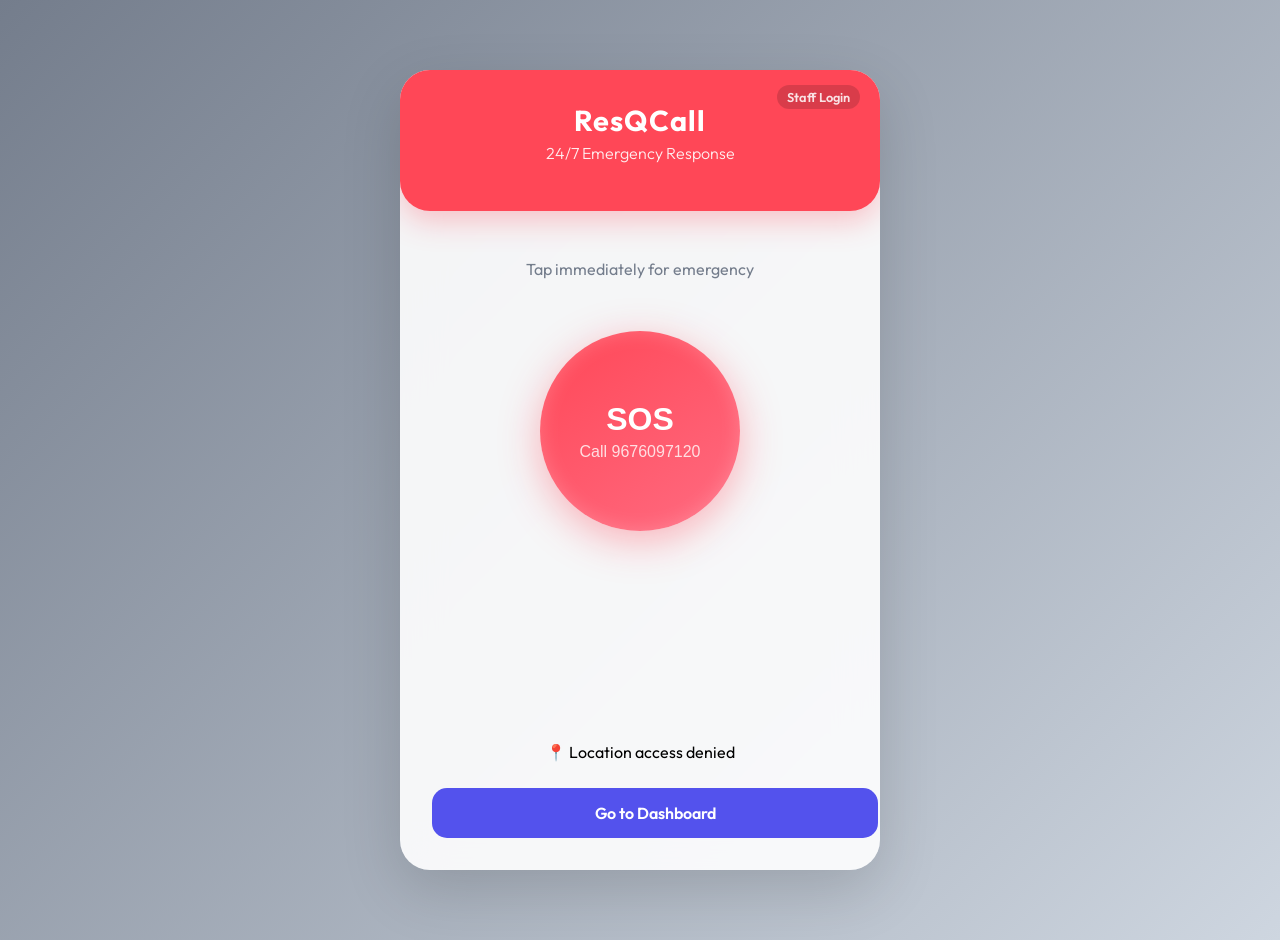
<file: project/frontend/user_app.html>
<!DOCTYPE html>
<html lang="en">

<head>
    <meta charset="UTF-8">
    <meta name="viewport" content="width=device-width, initial-scale=1.0">
    <title>ResQCall - Emergency Assistance</title>
    <!-- Fonts -->
    <link href="https://fonts.googleapis.com/css2?family=Outfit:wght@300;400;600;700&display=swap" rel="stylesheet">
    <script src="https://sdk.twilio.com/js/client/v1.14/twilio.min.js"></script>
    <style>
        :root {
            --primary: #FF4757;
            --secondary: #2F3542;
            --accent: #5352ED;
            --bg: #F1F2F6;
            --card-bg: rgba(255, 255, 255, 0.9);
            --text-dark: #2F3542;
            --text-light: #F1F2F6;
        }

        body {
            font-family: 'Outfit', sans-serif;
            background: linear-gradient(135deg, #747d8c, #ced6e0);
            min-height: 100vh;
            display: flex;
            align-items: center;
            justify-content: center;
            margin: 0;
            padding: 20px;
        }

        .app-container {
            width: 100%;
            max-width: 480px;
            background: var(--card-bg);
            backdrop-filter: blur(20px);
            border-radius: 30px;
            box-shadow: 0 20px 60px rgba(0, 0, 0, 0.15);
            overflow: hidden;
            position: relative;
            min-height: 800px;
            display: flex;
            flex-direction: column;
        }

        .header {
            background: var(--primary);
            color: white;
            padding: 2rem;
            text-align: center;
            border-bottom-left-radius: 30px;
            border-bottom-right-radius: 30px;
            box-shadow: 0 10px 30px rgba(255, 71, 87, 0.3);
        }

        .header h1 {
            margin: 0;
            font-weight: 700;
            font-size: 1.8rem;
            letter-spacing: 1px;
        }

        .header p {
            opacity: 0.9;
            margin-top: 5px;
            font-weight: 300;
        }

        .content {
            padding: 2rem;
            flex: 1;
            display: flex;
            flex-direction: column;
            gap: 20px;
        }

        .sos-btn {
            width: 200px;
            height: 200px;
            background: linear-gradient(145deg, #FF4757, #FF6B81);
            border-radius: 50%;
            border: none;
            color: white;
            font-size: 2rem;
            font-weight: 700;
            box-shadow: 0 10px 40px rgba(255, 71, 87, 0.4), inset 0 0 20px rgba(255, 255, 255, 0.2);
            cursor: pointer;
            align-self: center;
            transition: all 0.3s ease;
            display: flex;
            align-items: center;
            justify-content: center;
            flex-direction: column;
            animation: pulse-red 2s infinite;
        }

        @keyframes pulse-red {
            0% {
                box-shadow: 0 0 0 0 rgba(255, 71, 87, 0.7);
            }

            70% {
                box-shadow: 0 0 0 20px rgba(255, 71, 87, 0);
            }

            100% {
                box-shadow: 0 0 0 0 rgba(255, 71, 87, 0);
            }
        }

        .sos-btn:active {
            transform: scale(0.95);
        }

        .sos-btn small {
            font-size: 1rem;
            font-weight: 400;
            margin-top: 5px;
            opacity: 0.8;
        }

        /* In-Call Interface */
        .call-interface {
            position: absolute;
            top: 0;
            left: 0;
            width: 100%;
            height: 100%;
            background: linear-gradient(180deg, #2c3e50, #000000);
            color: white;
            z-index: 1000;
            display: flex;
            flex-direction: column;
            align-items: center;
            justify-content: space-between;
            padding: 4rem 2rem;
            box-sizing: border-box;
            transform: translateY(100%);
            transition: transform 0.4s cubic-bezier(0.175, 0.885, 0.32, 1.275);
        }

        .call-interface.active {
            transform: translateY(0);
        }

        .caller-info {
            text-align: center;
            display: flex;
            flex-direction: column;
            align-items: center;
        }

        .caller-avatar {
            width: 120px;
            height: 120px;
            background: #dfe6e9;
            border-radius: 50%;
            margin: 0 auto 2rem;
            display: flex;
            align-items: center;
            justify-content: center;
            font-size: 3rem;
            color: #636e72;
            box-shadow: 0 10px 30px rgba(0, 0, 0, 0.3);
        }

        .call-status {
            font-size: 1.2rem;
            opacity: 0.7;
            margin-top: 0.5rem;
        }

        .call-timer {
            font-size: 2.5rem;
            font-weight: 300;
            margin-top: 1rem;
            font-variant-numeric: tabular-nums;
            display: none;
        }

        .call-controls {
            display: flex;
            gap: 2rem;
            justify-content: center;
            width: 100%;
        }

        .call-btn {
            width: 70px;
            height: 70px;
            border-radius: 50%;
            border: none;
            display: flex;
            align-items: center;
            justify-content: center;
            font-size: 1.5rem;
            cursor: pointer;
            transition: transform 0.2s;
        }

        .call-btn:active {
            transform: scale(0.9);
        }

        .btn-mute {
            background: rgba(255, 255, 255, 0.2);
            color: white;
            backdrop-filter: blur(10px);
        }

        .btn-end {
            background: #ff4757;
            color: white;
            width: 80px;
            height: 80px;
        }

        .audio-wave {
            display: flex;
            align-items: center;
            justify-content: center;
            gap: 5px;
            height: 50px;
            margin-top: 2rem;
            transition: opacity 0.3s;
        }

        .wave-bar {
            width: 6px;
            background: #2ed573;
            border-radius: 10px;
            animation: wave 1s infinite ease-in-out;
        }

        @keyframes wave {

            0%,
            100% {
                height: 10px;
            }

            50% {
                height: 40px;
            }
        }

        /* --- Analysis UI --- */
        .status-card {
            background: white;
            border-radius: 20px;
            padding: 1.5rem;
            box-shadow: 0 4px 20px rgba(0, 0, 0, 0.05);
            display: none;
            color: var(--text-dark);
        }

        .status-card.active {
            display: block;
            animation: slideUp 0.5s ease;
        }

        @keyframes slideUp {
            from {
                opacity: 0;
                transform: translateY(20px);
            }

            to {
                opacity: 1;
                transform: translateY(0);
            }
        }

        .form-group {
            margin-bottom: 1rem;
        }

        .form-group label {
            display: block;
            margin-bottom: 0.5rem;
            color: var(--secondary);
            font-weight: 600;
        }

        textarea {
            width: 100%;
            padding: 15px;
            border-radius: 15px;
            border: 2px solid #ddd;
            font-family: inherit;
            resize: none;
            transition: border 0.3s;
            box-sizing: border-box;
        }

        textarea:focus {
            border-color: var(--accent);
            outline: none;
        }

        .btn {
            width: 100%;
            padding: 15px;
            border-radius: 15px;
            border: none;
            font-weight: 600;
            cursor: pointer;
            transition: all 0.2s;
            font-size: 1rem;
        }

        .btn-primary {
            background: var(--accent);
            color: white;
            box-shadow: 0 4px 15px rgba(83, 82, 237, 0.3);
        }

        .btn-primary:hover {
            transform: translateY(-2px);
            box-shadow: 0 6px 20px rgba(83, 82, 237, 0.4);
        }

        .analysis-result {
            margin-top: 1rem;
            border-top: 1px solid #eee;
            padding-top: 1rem;
        }

        .badge {
            padding: 5px 10px;
            border-radius: 20px;
            font-size: 0.8rem;
            font-weight: bold;
            color: white;
            display: inline-block;
        }

        .badge-Critical {
            background: #ff4757;
        }

        .badge-High {
            background: #ffa502;
        }

        .badge-Medium {
            background: #eccc68;
            color: black;
        }

        .badge-Low {
            background: #2ed573;
        }

        .hospital-info {
            background: #f8f9fa;
            border-radius: 12px;
            padding: 12px;
            margin-top: 10px;
            border-left: 4px solid var(--accent);
        }
    </style>
</head>

<body>

    <div class="app-container">
        <!-- Main Home Screen -->
        <div id="main-view" style="display: flex; flex-direction: column; flex: 1;">
            <div class="header" style="position: relative;">
                <h1>ResQCall</h1>
                <p>24/7 Emergency Response</p>
                <a href="login.html" style="position: absolute; top: 15px; right: 20px; color: rgba(255,255,255,0.85); font-size: 0.8rem; text-decoration: none; font-weight: 600; background: rgba(0,0,0,0.15); padding: 4px 10px; border-radius: 12px;">Staff Login</a>
            </div>

            <div class="content">
                <div style="text-align: center; margin-bottom: 1rem;">
                    <p style="color: #747d8c;">Tap immediately for emergency</p>
                </div>

                <div style="display: flex; justify-content: center; margin-bottom: 2rem;">
                    <button class="sos-btn" id="sos-button" onclick="startEmergency()">
                        <span>SOS</span>
                        <small>Call 9676097120</small>
                    </button>
                    <!-- Status message to warn about missing config -->
                    <div id="config-warning" style="display:none; color: red; margin-top: 10px; text-align: center;">
                    </div>
                </div>

                <div class="status-card" id="post-call-analysis" style="display: none;">
                    <div class="form-group">
                        <label>Describe Symptoms (Silent Analysis)</label>
                        <textarea id="symptoms-input" rows="3"
                            placeholder="I am feeling chest pain and dizziness..."></textarea>
                    </div>
                    <button class="btn btn-primary" onclick="analyzeSymptoms()">Analyze & Find Help</button>
                    <div id="analysis-output" style="margin-top: 1rem;"></div>
                </div>

                <div style="margin-top: auto; text-align: center;">
                    <p id="location-status">📍 Locating you...</p>
                    <a href="user_dashboard.html" class="btn"
                        style="background:#5352ED; color:white; margin-top:10px; display:inline-block; text-decoration:none;">Go
                        to Dashboard</a>
                </div>
            </div>
        </div>

        <!-- In-Call Overlay -->
        <div id="call-interface" class="call-interface">
            <div class="caller-info">
                <div class="caller-avatar">👮‍♂️</div>
                <h2>Emergency Dispatch</h2>
                <h3 style="font-weight: 300;">9676097120</h3>
                <div class="call-status" id="call-status-text">Calling...</div>
                <div class="call-timer" id="call-timer">00:00</div>

                <div class="audio-wave" id="audio-wave" style="opacity: 0;">
                    <div class="wave-bar" style="animation-duration: 0.8s"></div>
                    <div class="wave-bar" style="animation-duration: 1.1s"></div>
                    <div class="wave-bar" style="animation-duration: 1.3s"></div>
                    <div class="wave-bar" style="animation-duration: 0.9s"></div>
                    <div class="wave-bar" style="animation-duration: 1.2s"></div>
                </div>

                <div id="live-precautions-container" style="display: none; margin-top: 2rem; background: rgba(255,255,255,0.15); padding: 15px; border-radius: 15px; width: 90%; max-width: 400px; backdrop-filter: blur(5px); border: 1px solid rgba(255,255,255,0.2);">
                    <h4 style="margin: 0 0 10px; color: #f1c40f; display: flex; align-items: center; justify-content: center; font-size: 1rem; font-weight: 600;">
                        <span>⚠️ Live AI Precaution</span>
                    </h4>
                    <p id="live-precautions-text" style="margin: 0; font-size: 1rem; line-height: 1.4; color: #f1f2f6; text-align: center;">Listening to your conversation...</p>
                </div>
            </div>

            <div class="call-controls">
                <button class="call-btn btn-mute" onclick="toggleMute()">
                    <span>❌</span> <!-- Using Emoji for icons -->
                </button>
                <button class="call-btn btn-end" onclick="endEmergencyCall()">
                    <span>📞</span>
                </button>
                <button class="call-btn btn-mute">
                    <span>🔊</span>
                </button>
            </div>
        </div>

    </div>

    <script src="js/main.js"></script>
    <script>
        let userLat = null;
        let userLng = null;
        let currentAnalysis = null;
        let callTimerInterval = null;
        let callSeconds = 0;
        let device = null;
        let connection = null;
        let isSimulationMode = false;
        let lastAnalyzedText = "";
        let liveAnalyzing = false;

        // Speech Recognition Setup
        let recognition = null;
        let transcribedText = "";
        if ('webkitSpeechRecognition' in window || 'SpeechRecognition' in window) {
            const SpeechRec = window.SpeechRecognition || window.webkitSpeechRecognition;
            recognition = new SpeechRec();
            recognition.continuous = true;
            recognition.interimResults = true;
            recognition.lang = 'en-US';

            recognition.onstart = function() {
                transcribedText = "";
                console.log("Speech recognition started.");
            };

            recognition.onresult = function(event) {
                let interimTranscript = '';
                for (let i = event.resultIndex; i < event.results.length; ++i) {
                    if (event.results[i].isFinal) {
                        transcribedText += event.results[i][0].transcript + " ";
                    } else {
                        interimTranscript += event.results[i][0].transcript;
                    }
                }
                document.getElementById('symptoms-input').value = transcribedText + interimTranscript;
            };

            recognition.onerror = function(event) {
                console.error("Speech recognition error", event.error);
            };

            recognition.onend = function() {
                console.log("Speech recognition ended.");
            };
        }

        // Auto-detect location
        if (navigator.geolocation) {
            navigator.geolocation.getCurrentPosition(
                (pos) => {
                    userLat = pos.coords.latitude;
                    userLng = pos.coords.longitude;
                    document.getElementById('location-status').innerText = `📍 Location: ${userLat.toFixed(4)}, ${userLng.toFixed(4)}`;
                },
                (err) => {
                    document.getElementById('location-status').innerText = "📍 Location access denied";
                }
            );
        }

        async function initTwilio() {
            try {
                // Get Capability Token
                const user = getUser();
                const res = await apiCall('/call/token', 'POST', { user_id: user.id || 'guest' });

                if (res && res.token) {
                    console.log('Twilio Token received');
                    device = new Twilio.Device(res.token, { debug: true, codecPreferences: ['opus', 'pcmu'] });

                    device.on('ready', function (device) {
                        console.log('Twilio.Device Ready!');
                    });

                    device.on('error', function (error) {
                        console.error('Twilio.Device Error: ' + error.message);
                        if (error.code === 31205) { // SSL/TLS error or similar
                            isSimulationMode = true;
                        }
                    });

                    device.on('connect', function (conn) {
                        console.log('Successfully established call!');
                        connection = conn;
                        updateCallUI('Connected');
                    });

                    device.on('disconnect', function (conn) {
                        console.log('Call ended.');
                        endEmergencyCallUI();
                    });
                } else {
                    console.warn('Could not get Twilio token - Falling back to Simulation Mode');
                    isSimulationMode = true;
                }
            } catch (err) {
                console.error("Failed to init Twilio", err);
                isSimulationMode = true;
            }
        }

        // Initialize on load
        initTwilio();

        async function startEmergency() {
            window.location.href = 'tel:9676097120';

            // Show Call Interface immediately
            const callUI = document.getElementById('call-interface');
            callUI.classList.add('active');
            document.getElementById('call-status-text').innerText = "Dialing...";

            // Start Live Voice Recording / NLP transcription
            if (recognition) {
                try { recognition.start(); } catch(e) { console.error('Error starting recognition', e); }
            }

            if (device && !isSimulationMode) {
                // Real Call Logic
                try {
                    const user = getUser();
                    // Pass user_id so backend can log it immediately
                    connection = device.connect({
                        params: {
                            To: '9676097120',
                            user_id: user.id
                        }
                    });
                } catch (err) {
                    console.error("Twilio connect error", err);
                    simulateCall();
                }
            } else {
                // Simulation Mode
                console.warn("Using Simulation Mode");
                simulateCall();
            }


        }

        function simulateCall() {
            setTimeout(() => {
                updateCallUI('Connected (Simulated)');
            }, 2000);
        }

        function updateCallUI(status) {
            document.getElementById('call-status-text').innerText = status;
            document.getElementById('call-timer').style.display = 'block';
            document.getElementById('audio-wave').style.opacity = '1';
            startTimer();
        }

        function startTimer() {
            callSeconds = 0;
            const timerDisplay = document.getElementById('call-timer');
            if (callTimerInterval) clearInterval(callTimerInterval);

            callTimerInterval = setInterval(async () => {
                callSeconds++;
                const mins = Math.floor(callSeconds / 60).toString().padStart(2, '0');
                const secs = (callSeconds % 60).toString().padStart(2, '0');
                timerDisplay.innerText = `${mins}:${secs}`;

                // Live NLP processing every 10 seconds
                if (callSeconds % 10 === 0 && !liveAnalyzing) {
                    const currentText = document.getElementById('symptoms-input').value.trim();
                    if (currentText.length > 10 && currentText !== lastAnalyzedText) {
                        liveAnalyzing = true;
                        lastAnalyzedText = currentText;
                        try {
                            const data = await apiCall('/ai/analyze', 'POST', {
                                symptoms: currentText,
                                latitude: userLat,
                                longitude: userLng
                            });
                            if (data && !data.error && data.analysis && data.analysis.advice) {
                                document.getElementById('live-precautions-container').style.display = 'block';
                                document.getElementById('live-precautions-text').innerText = data.analysis.advice;
                            }
                        } catch (e) {
                            console.error("Live analysis parsing err", e);
                        }
                        liveAnalyzing = false;
                    }
                }
            }, 1000);
        }

        function endEmergencyCall() {
            // Hangup real call
            if (connection) {
                connection.disconnect();
                connection = null;
            } else {
                // Just close UI if it was simulated or already closed
                endEmergencyCallUI();
            }
        }

        function endEmergencyCallUI() {
            clearInterval(callTimerInterval);

            // Log the simulated/external call
            if (isSimulationMode) {
                try {
                    const user = getUser();
                    if (user && user.id) {
                        apiCall('/call/log-external', 'POST', { 
                            user_id: user.id, 
                            duration: callSeconds,
                            status: 'completed'
                        });
                    }
                } catch(e) { console.error('Error logging call', e); }
            }

            // Hide Call UI
            const callUI = document.getElementById('call-interface');
            callUI.classList.remove('active');

            // Reset UI
            setTimeout(() => {
                document.getElementById('call-status-text').innerText = "Calling...";
                document.getElementById('call-timer').innerText = "00:00";
                document.getElementById('call-timer').style.display = 'none';
                document.getElementById('audio-wave').style.opacity = '0';
                document.getElementById('live-precautions-container').style.display = 'none';
                document.getElementById('live-precautions-text').innerText = "Listening to your conversation...";
                lastAnalyzedText = "";
            }, 500);

            // Show Post-Call Analysis (Symptoms)
            const postCall = document.getElementById('post-call-analysis');
            postCall.style.display = 'block';
            postCall.classList.add('active');

            // Scroll to it
            setTimeout(() => {
                postCall.scrollIntoView({ behavior: 'smooth' });
                
                // Stop Speech Recognition
                if (recognition) {
                    try { recognition.stop(); } catch(e) {}
                }

                // If speech was recorded during the call, auto-analyze
                if (document.getElementById('symptoms-input').value.trim().length > 0) {
                    analyzeSymptoms();
                }
            }, 300);
        }

        function toggleMute() {
            const btn = event.currentTarget;
            const isMuted = btn.style.opacity === '1';

            if (connection) {
                connection.mute(!isMuted); // Toggle real mute
            }

            btn.style.opacity = isMuted ? '0.5' : '1';
        }

        async function analyzeSymptoms() {
            const symptoms = document.getElementById('symptoms-input').value;
            const output = document.getElementById('analysis-output');

            if (!symptoms) {
                alert("Please enter symptoms");
                return;
            }

            output.innerHTML = '<p style="text-align:center;">Analyzing with AI...</p>';

            const payload = {
                symptoms: symptoms,
                latitude: userLat,
                longitude: userLng
            };

            const data = await apiCall('/ai/analyze', 'POST', payload);

            if (data && !data.error) {
                const analysis = data.analysis;
                const hospital = data.nearest_hospital;
                const dist = data.distance_km;

                // Store for ambulance request
                currentAnalysis = { analysis, hospital, dist };

                let html = `
                    <div class="analysis-result">
                        <h3>Analysis Result <span class="badge badge-${analysis.urgency}">${analysis.urgency}</span></h3>
                        <p><strong>Advice:</strong> ${analysis.advice}</p>
                        <p><strong>Speciality:</strong> ${analysis.speciality}</p>
                    </div>
                `;

                if (data.nearby_hospitals && data.nearby_hospitals.length > 0) {
                    html += `<h4>🏥 Nearby Appropriate Hospitals</h4>`;
                    data.nearby_hospitals.forEach((hosp, index) => {
                        html += `
                            <div class="hospital-info" style="${index > 0 ? 'opacity: 0.9; margin-top: 15px;' : ''}">
                                <p><strong>${index + 1}. ${hosp.name}</strong> (${hosp.distance_km} km away)</p>
                                <p style="font-size: 0.85em; color: #555;">${hosp.address}</p>
                                <p style="font-size: 0.85em;">Phone: ${hosp.phone}</p>
                                <div style="margin-top: 5px;">
                                    <a href="https://www.google.com/maps/dir/?api=1&origin=${userLat},${userLng}&destination=${hosp.latitude},${hosp.longitude}&travelmode=driving" 
                                       target="_blank" 
                                       class="btn btn-primary" 
                                       style="display: inline-block; text-decoration: none; text-align: center; padding: 6px 12px; font-size: 0.8rem; border-radius: 8px;">
                                       📍 Get Directions
                                    </a>
                                </div>
                            </div>
                        `;
                    });

                    if (data.nearest_ambulance) {
                        html += `
                            <div style="margin-top: 1rem; background: #e0f7fa; padding: 10px; border-radius: 10px; border-left: 4px solid #00acc1;">
                                <strong>🚑 Nearest Available Ambulance</strong>
                                <p>Vehicle: ${data.nearest_ambulance.vehicle_number} (${data.ambulance_distance_km} km away)</p>
                                <p>Driver Phone: ${data.nearest_ambulance.driver_phone || 'N/A'} </p>
                            </div>
                        `;
                    }

                    if (analysis.ambulance_needed) {
                        html += `
                            <div style="margin-top: 1rem; background: #ffeaa7; padding: 10px; border-radius: 10px;">
                                <strong>🚑 Ambulance Recommended</strong>
                                <p>System has flagged this as requiring transport.</p>
                                <button class="btn btn-primary" style="background:#2C3A47; margin-top:5px;" onclick="requestAmbulance()">Request Ambulance Now</button>
                            </div>
                        `;
                    }
                } else {
                    html += `<p style="color:red; margin-top:10px;">No nearby hospitals found!</p>`;
                }

                output.innerHTML = html;
            } else {
                output.innerHTML = `<p style="color:red;">Error: ${data ? data.message : 'Unknown error'}</p>`;
            }
        }

        async function requestAmbulance() {
            if (!currentAnalysis) return;

            const btn = event.target;
            btn.innerHTML = "Dispatching...";
            btn.disabled = true;

            // Create Emergency Record
            const payload = {
                patient_name: getUser().name || 'Unknown',
                contact_number: getUser().phone || 'Unknown',
                location_address: `Lat: ${userLat}, Lng: ${userLng}`,
                location_lat: userLat,
                location_lng: userLng,
                severity: currentAnalysis.analysis.urgency,
                emergency_type: currentAnalysis.analysis.speciality
            };

            const res = await apiCall('/emergencies/', 'POST', payload);

            if (res && !res.error) {
                alert("✅ Ambulance Dispatched! Traffic Police notified for green corridor.");
                btn.innerHTML = "Ambulance On The Way";
            } else {
                alert("Error dispatching: " + (res?.message || 'Unknown'));
                btn.innerHTML = "Retry Ambulance";
                btn.disabled = false;
            }
        }

    </script>
</body>

</html>
</file>
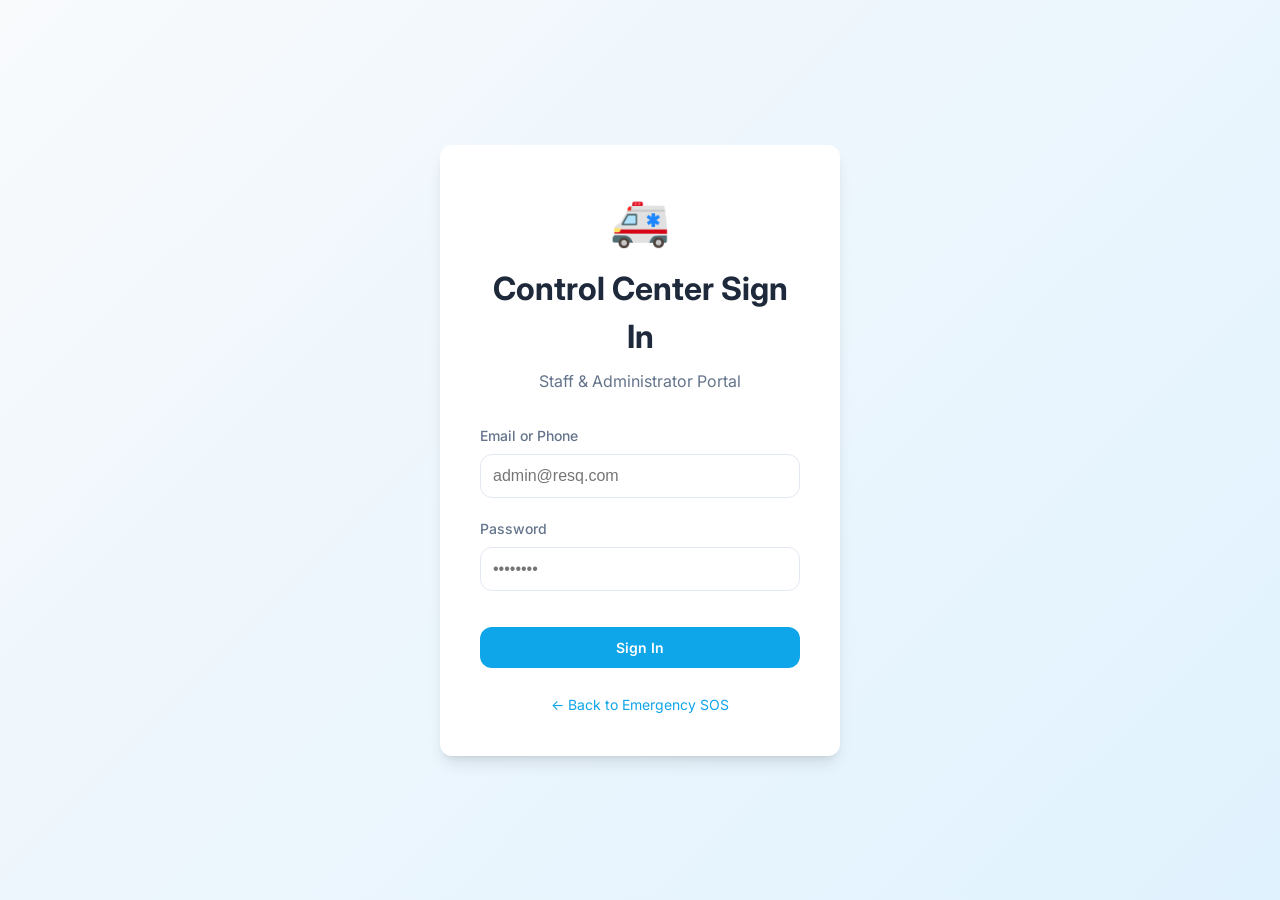
<file: project/frontend/users.html>
<!DOCTYPE html>
<html lang="en">

<head>
    <meta charset="UTF-8">
    <title>ResQ Admin | Users</title>
    <link rel="stylesheet" href="css/style.css">
</head>

<body>
    <div class="dashboard-layout">
        <aside class="sidebar" id="sidebar"></aside>

        <main class="main-content">
            <header style="display: flex; justify-content: space-between; align-items: center; margin-bottom: 2rem;">
                <h1>User Management</h1>
                <button class="btn btn-primary" onclick="openUserModal()">+ Create User</button>
            </header>

            <div class="card">
                <div class="table-container">
                    <table>
                        <thead>
                            <tr>
                                <th>Name</th>
                                <th>Role</th>
                                <th>Contact</th>
                                <th>Status</th>
                                <th>Actions</th>
                            </tr>
                        </thead>
                        <tbody id="userTable"></tbody>
                    </table>
                </div>
            </div>
        </main>
    </div>

    <!-- Create User Modal -->
    <div class="modal" id="userModal">
        <div class="modal-content">
            <h3>Create New User</h3>

            <div class="form-group">
                <label>Full Name</label>
                <input type="text" id="userName" class="form-input" required>
            </div>

            <div class="form-group">
                <label>Email</label>
                <input type="email" id="userEmail" class="form-input" required>
            </div>

            <div class="form-group">
                <label>Phone</label>
                <input type="text" id="userPhone" class="form-input" required>
            </div>

            <div class="form-group">
                <label>Role</label>
                <select id="userRole" class="form-input">
                    <option value="driver">Ambulance Driver</option>
                    <option value="hospital_admin">Hospital Admin</option>
                    <option value="admin">System Admin</option>
                </select>
            </div>

            <div class="form-group">
                <label>Password</label>
                <input type="password" id="userPass" class="form-input" required>
            </div>

            <div style="display: flex; gap: 1rem; margin-top: 1rem;">
                <button class="btn btn-primary" onclick="createUser()">Create Account</button>
                <button class="btn" onclick="closeModal('userModal')">Cancel</button>
            </div>
        </div>
    </div>

    <script src="js/main.js"></script>
    <script>
        document.addEventListener('DOMContentLoaded', async () => {
            checkAuthRedirect();
            setupSidebar();
            loadUsers();
        });

        async function loadUsers() {
            const users = await apiCall('/users');
            const tbody = document.getElementById('userTable');
            tbody.innerHTML = '';

            if (users) {
                users.forEach(u => {
                    const row = `
                        <tr>
                            <td style="font-weight: 500;">
                                ${u.name}
                                <div style="font-size: 0.75rem; color: var(--text-secondary);">${u.email}</div>
                            </td>
                            <td><span class="badge" style="background: var(--bg-color); border: 1px solid var(--border-color);">${u.role}</span></td>
                            <td>${u.phone}</td>
                            <td>
                                <span class="badge ${u.is_active ? 'badge-available' : 'badge-busy'}">
                                    ${u.is_active ? 'Active' : 'Disabled'}
                                </span>
                            </td>
                            <td>
                                <button class="btn" style="padding: 0.25rem 0.5rem; font-size: 0.75rem;" onclick="toggleUser(${u.id}, ${u.is_active})">
                                    ${u.is_active ? 'Disable' : 'Activate'}
                                </button>
                                <button class="btn" style="padding: 0.25rem 0.5rem; font-size: 0.75rem; background: var(--warning-yellow); margin-left: 0.5rem;" onclick="resetPass(${u.id})">
                                    Reset PW
                                </button>
                            </td>
                        </tr>
                    `;
                    tbody.innerHTML += row;
                });
            }
        }

        function openUserModal() { document.getElementById('userModal').classList.add('active'); }
        function closeModal(id) { document.getElementById(id).classList.remove('active'); }

        async function createUser() {
            const data = {
                name: document.getElementById('userName').value,
                email: document.getElementById('userEmail').value,
                phone: document.getElementById('userPhone').value,
                role: document.getElementById('userRole').value,
                password: document.getElementById('userPass').value
            };

            const res = await apiCall('/users/', 'POST', data);
            if (res && !res.error) {
                closeModal('userModal');
                loadUsers();
            } else {
                alert('Error creating user: ' + (res.message || 'Unknown'));
            }
        }

        async function toggleUser(id, currentStatus) {
            await apiCall(`/users/${id}/status`, 'PUT', { is_active: !currentStatus });
            loadUsers();
        }

        async function resetPass(id) {
            const p = prompt("Enter new password for this user:");
            if (p) {
                const res = await apiCall(`/users/${id}/password`, 'PUT', { password: p });
                if (res && !res.error) alert('Password changed.');
                else alert('Error: ' + (res ? res.message : 'Unknown'));
            }
        }
    </script>
</body>

</html>
</file>
<file: project/frontend/css/style.css>
:root {
    --primary-blue: #0ea5e9;
    --primary-dark-blue: #0369a1;
    --emergency-red: #ef4444;
    --emergency-dark-red: #b91c1c;
    --success-green: #22c55e;
    --warning-yellow: #eab308;
    
    --bg-color: #f8fafc;
    --surface-color: #ffffff;
    --text-primary: #1e293b;
    --text-secondary: #64748b;
    --border-color: #e2e8f0;
    
    --shadow-sm: 0 1px 2px 0 rgb(0 0 0 / 0.05);
    --shadow-md: 0 4px 6px -1px rgb(0 0 0 / 0.1), 0 2px 4px -2px rgb(0 0 0 / 0.1);
    --shadow-lg: 0 10px 15px -3px rgb(0 0 0 / 0.1), 0 4px 6px -4px rgb(0 0 0 / 0.1);
    
    --radius: 0.75rem;
    --font-inter: 'Inter', system-ui, sans-serif;
}

* {
    box-sizing: border-box;
    margin: 0;
    padding: 0;
}

body {
    font-family: var(--font-inter);
    background-color: var(--bg-color);
    color: var(--text-primary);
    line-height: 1.5;
}

h1, h2, h3, h4, h5, h6 {
    font-weight: 700;
    color: var(--text-primary);
    margin-bottom: 0.5rem;
}

a {
    text-decoration: none;
    color: var(--primary-blue);
    transition: color 0.2s;
}

button {
    cursor: pointer;
    font-family: inherit;
    border: none;
}

/* Layout */
.container {
    max-width: 1280px;
    margin: 0 auto;
    padding: 0 1rem;
}

.dashboard-layout {
    display: flex;
    min-height: 100vh;
}

.sidebar {
    width: 280px;
    background-color: var(--surface-color);
    border-right: 1px solid var(--border-color);
    padding: 1.5rem;
    position: sticky;
    top: 0;
    height: 100vh;
    display: flex;
    flex-direction: column;
}

.main-content {
    flex: 1;
    padding: 2rem;
    overflow-y: auto;
}

/* Auth Pages */
.auth-container {
    display: flex;
    justify-content: center;
    align-items: center;
    min-height: 100vh;
    background: linear-gradient(135deg, var(--bg-color) 0%, #e0f2fe 100%);
}

.auth-card {
    background: var(--surface-color);
    padding: 2.5rem;
    border-radius: var(--radius);
    box-shadow: var(--shadow-lg);
    width: 100%;
    max-width: 400px;
}

.form-group {
    margin-bottom: 1.25rem;
}

.form-label {
    display: block;
    margin-bottom: 0.5rem;
    font-weight: 500;
    font-size: 0.875rem;
    color: var(--text-secondary);
}

.form-input {
    width: 100%;
    padding: 0.75rem;
    border: 1px solid var(--border-color);
    border-radius: var(--radius);
    font-size: 1rem;
    transition: all 0.2s;
}

.form-input:focus {
    outline: none;
    border-color: var(--primary-blue);
    box-shadow: 0 0 0 3px rgba(14, 165, 233, 0.1);
}

.btn {
    display: inline-flex;
    justify-content: center;
    align-items: center;
    padding: 0.75rem 1.5rem;
    border-radius: var(--radius);
    font-weight: 600;
    font-size: 0.875rem;
    transition: all 0.2s;
    width: 100%;
}

.btn-primary {
    background-color: var(--primary-blue);
    color: white;
}

.btn-primary:hover {
    background-color: var(--primary-dark-blue);
    transform: translateY(-1px);
    box-shadow: var(--shadow-md);
}

.btn-danger {
    background-color: var(--emergency-red);
    color: white;
}
.btn-danger:hover {
    background-color: var(--emergency-dark-red);
}

/* Sidebar */
.nav-link {
    display: flex;
    align-items: center;
    gap: 0.75rem;
    padding: 0.75rem;
    color: var(--text-secondary);
    border-radius: var(--radius);
    margin-bottom: 0.5rem;
    font-weight: 500;
}

.nav-link.active, .nav-link:hover {
    background-color: #f0f9ff;
    color: var(--primary-blue);
}

.logo {
    display: flex;
    align-items: center;
    gap: 0.5rem;
    font-size: 1.5rem;
    font-weight: 800;
    color: var(--emergency-red);
    margin-bottom: 2rem;
}

/* Cards */
.card-grid {
    display: grid;
    grid-template-columns: repeat(auto-fit, minmax(250px, 1fr));
    gap: 1.5rem;
    margin-bottom: 2rem;
}

.card {
    background: var(--surface-color);
    padding: 1.5rem;
    border-radius: var(--radius);
    box-shadow: var(--shadow-sm);
    border: 1px solid var(--border-color);
}

.stat-value {
    font-size: 2rem;
    font-weight: 800;
    margin: 0.5rem 0;
}

.stat-label {
    color: var(--text-secondary);
    font-size: 0.875rem;
}

/* Tables */
.table-container {
    background: var(--surface-color);
    border-radius: var(--radius);
    box-shadow: var(--shadow-sm);
    border: 1px solid var(--border-color);
    overflow: hidden;
}

table {
    width: 100%;
    border-collapse: collapse;
}

th {
    background-color: #f8fafc;
    padding: 1rem;
    text-align: left;
    font-size: 0.75rem;
    text-transform: uppercase;
    letter-spacing: 0.05em;
    color: var(--text-secondary);
    border-bottom: 1px solid var(--border-color);
}

td {
    padding: 1rem;
    border-bottom: 1px solid var(--border-color);
}

tr:last-child td {
    border-bottom: none;
}

/* Badges */
.badge {
    padding: 0.25rem 0.5rem;
    border-radius: 999px;
    font-size: 0.75rem;
    font-weight: 600;
}
.badge-available { background: #dcfce7; color: #166534; }
.badge-busy { background: #fee2e2; color: #991b1b; }
.badge-offline { background: #f1f5f9; color: #475569; }

/* Modal */
.modal {
    display: none;
    position: fixed;
    top: 0; left: 0; right: 0; bottom: 0;
    background: rgba(0,0,0,0.5);
    align-items: center;
    justify-content: center;
    z-index: 50;
    backdrop-filter: blur(4px);
}
.modal.active { display: flex; }
.modal-content {
    background: white;
    padding: 2rem;
    border-radius: var(--radius);
    width: 100%;
    max-width: 500px;
    box-shadow: var(--shadow-lg);
}
</file>
